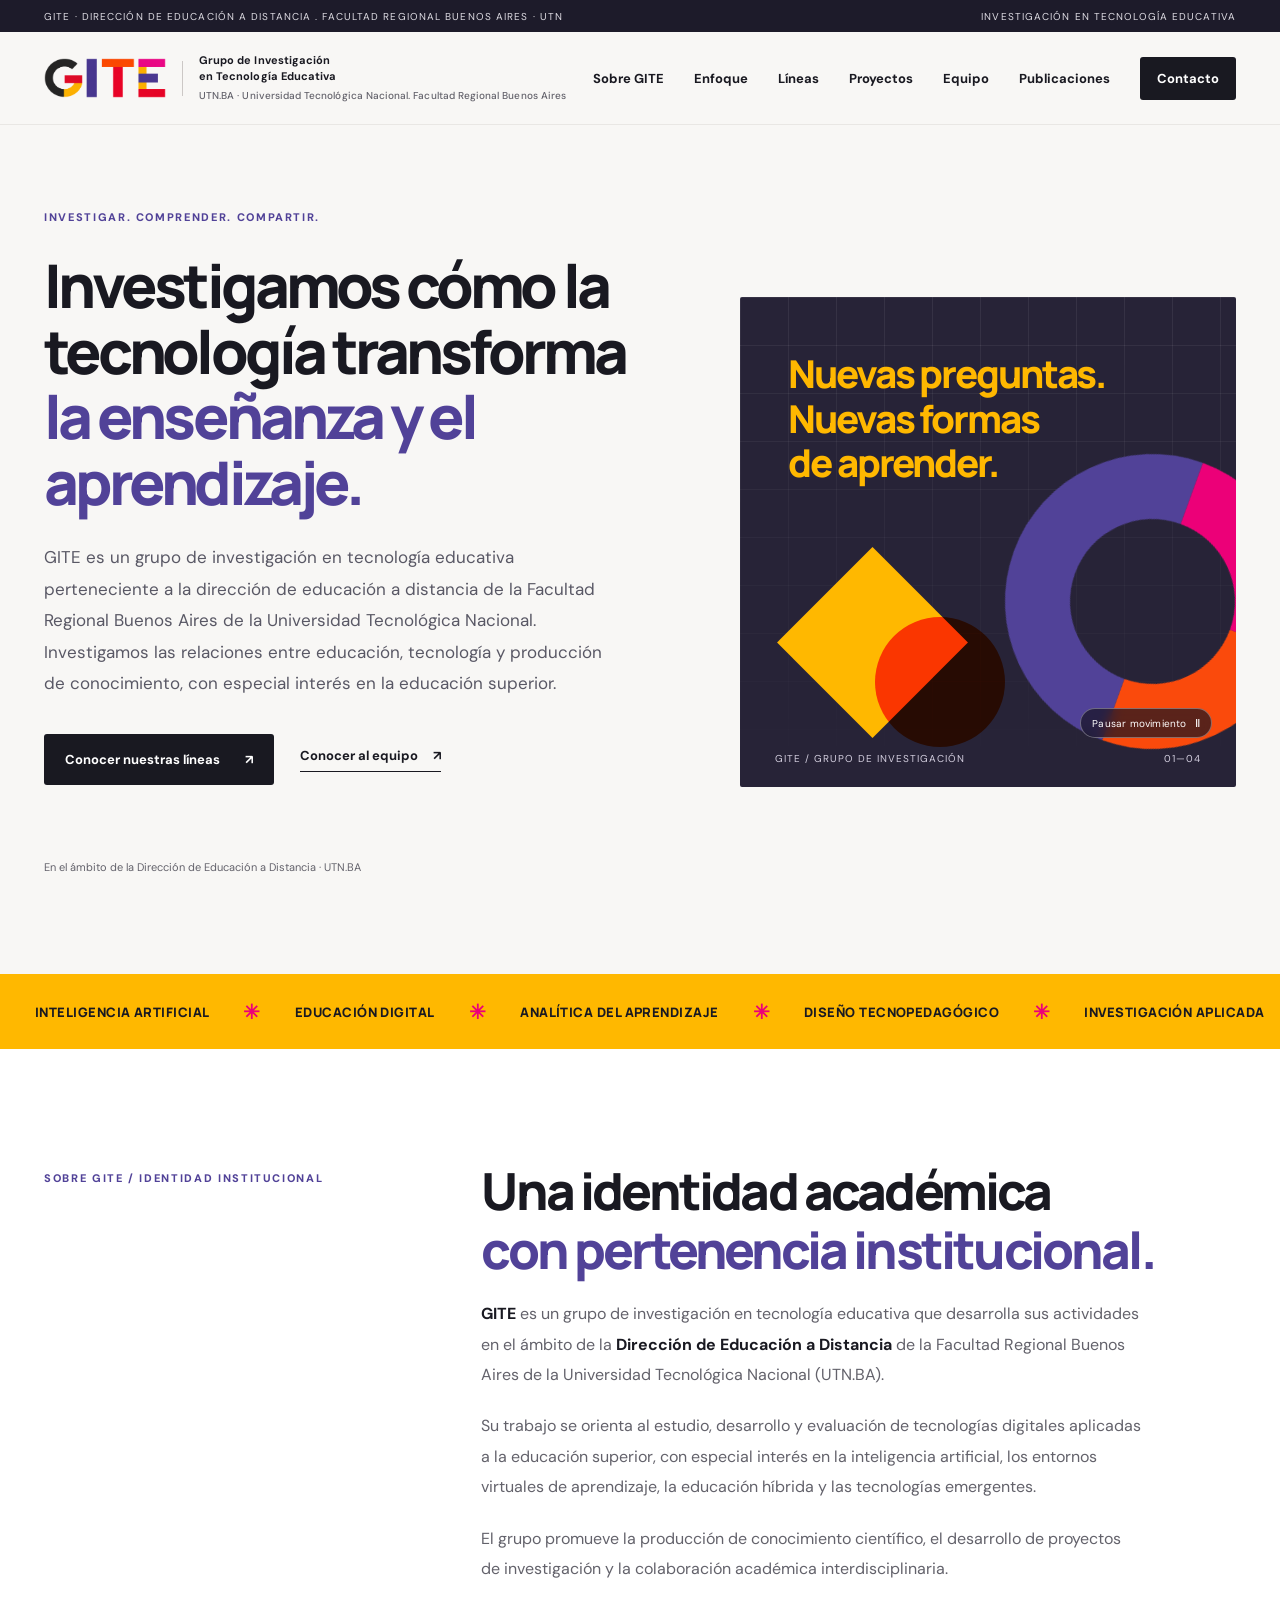
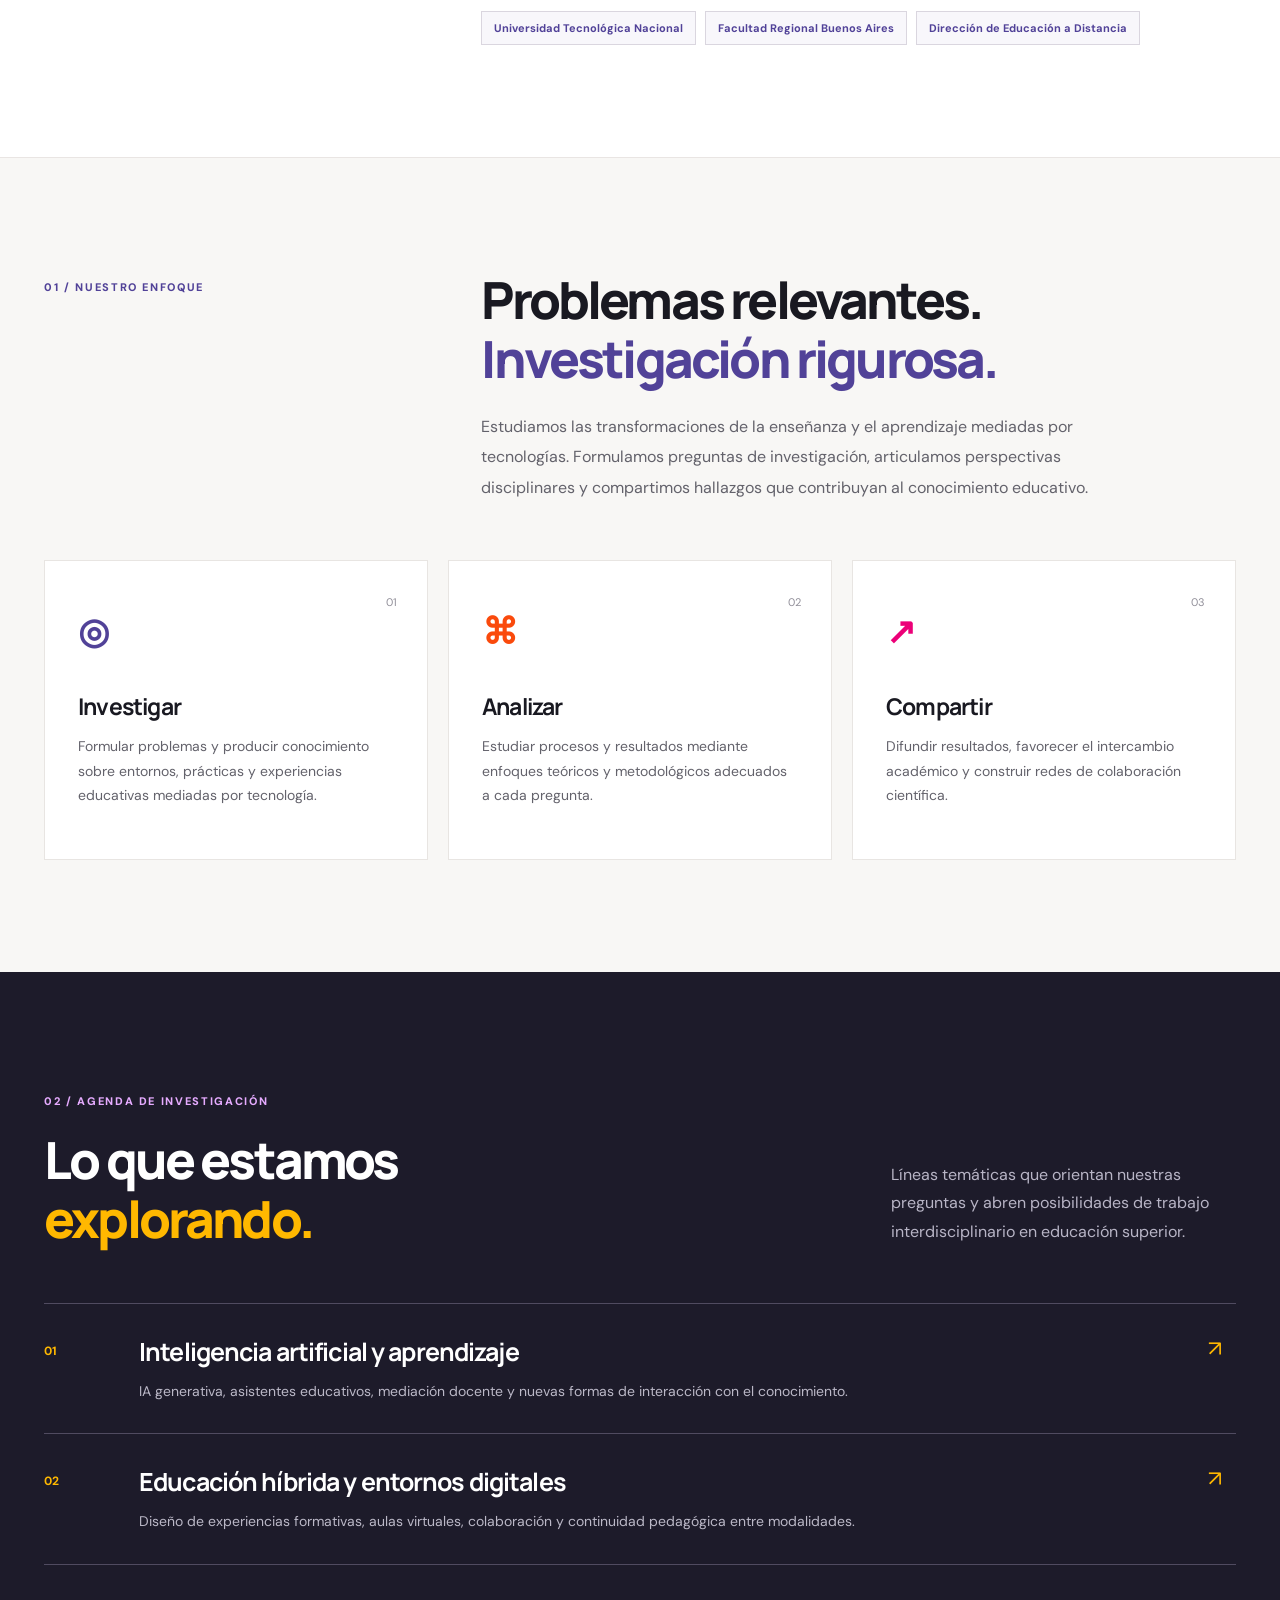
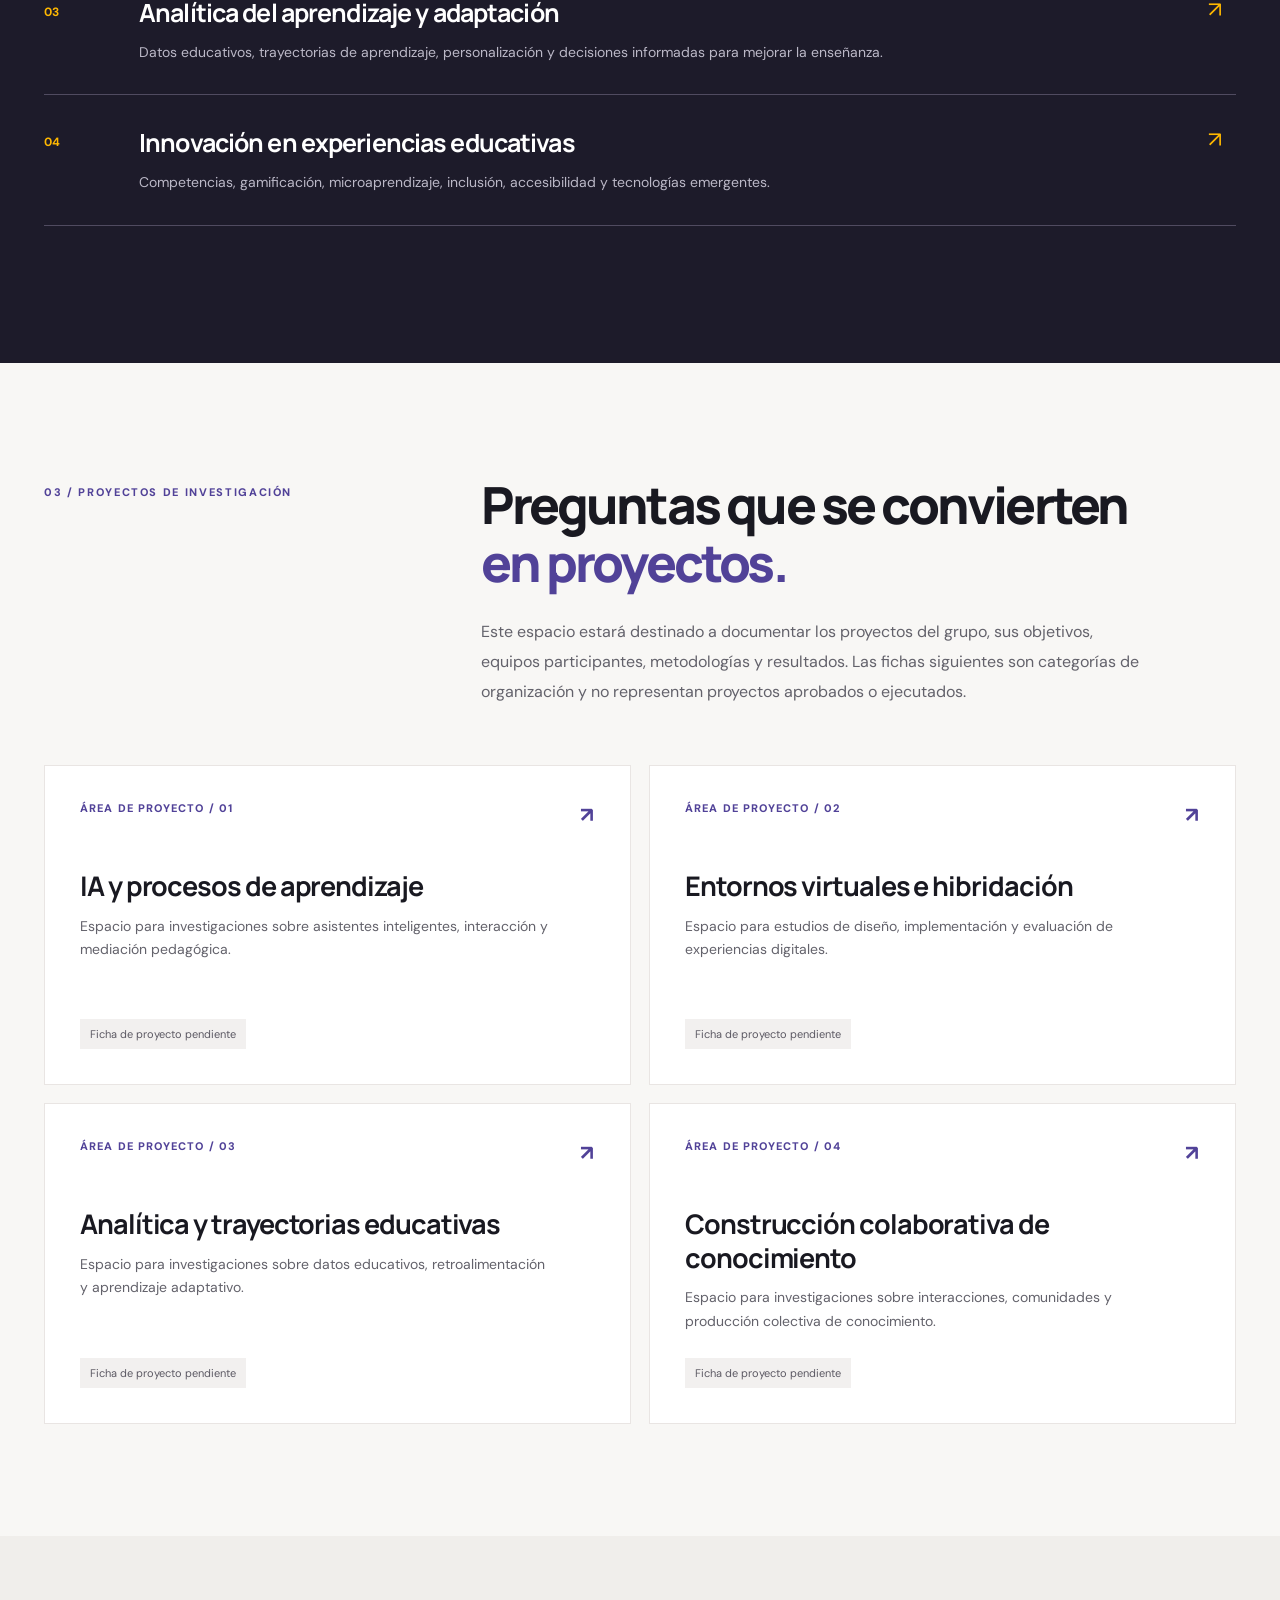
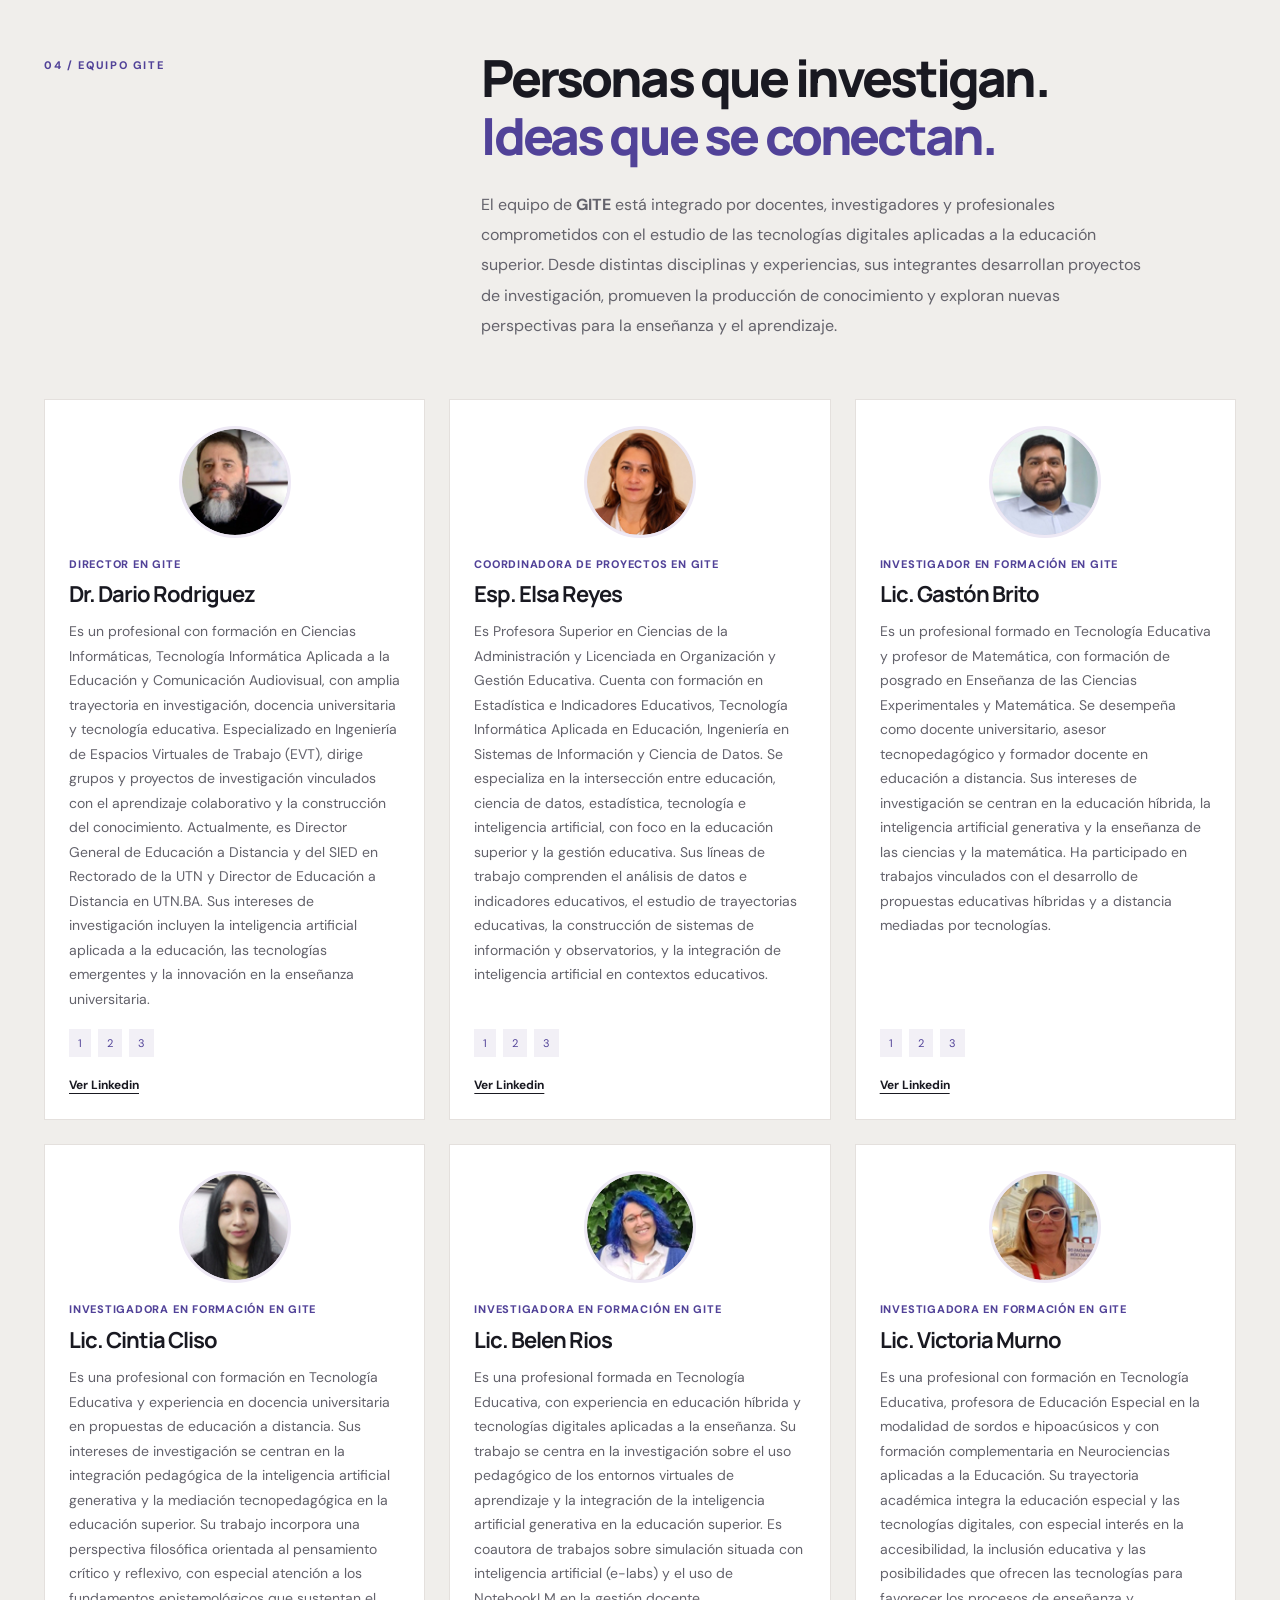
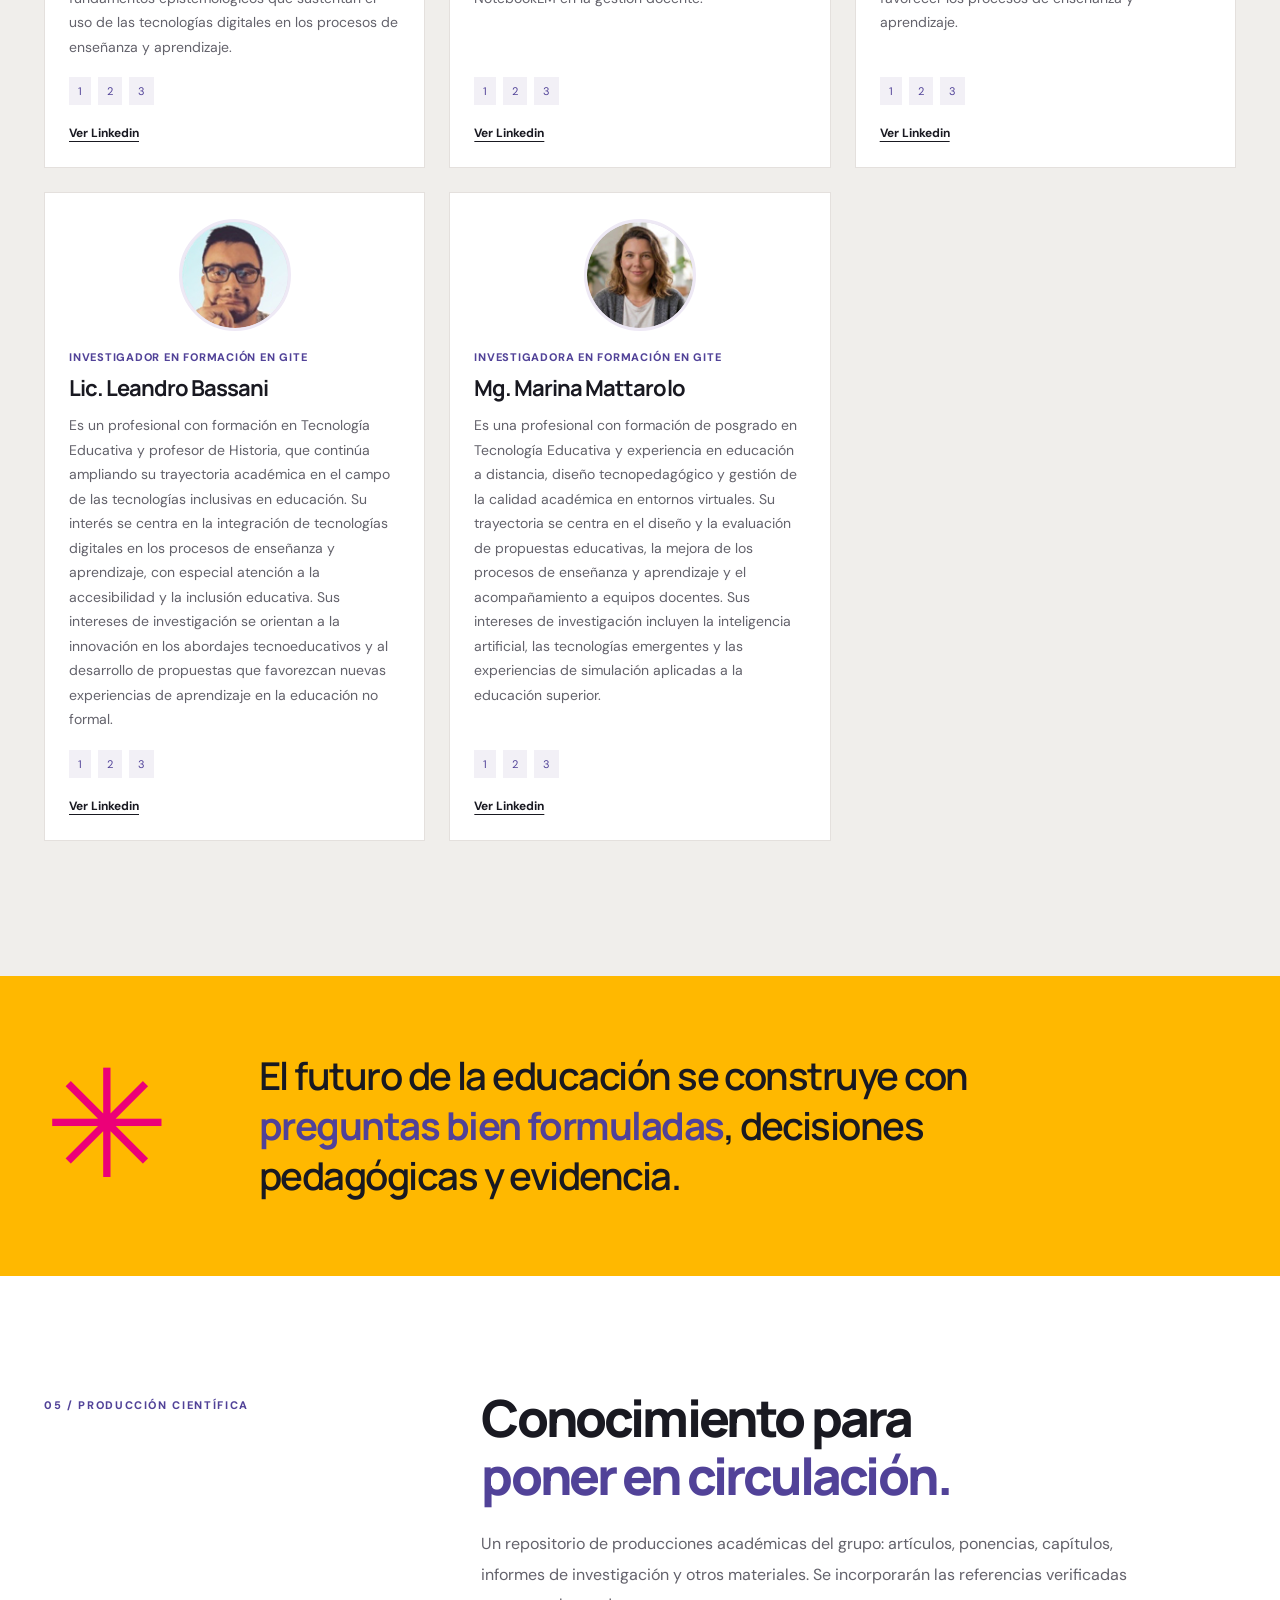
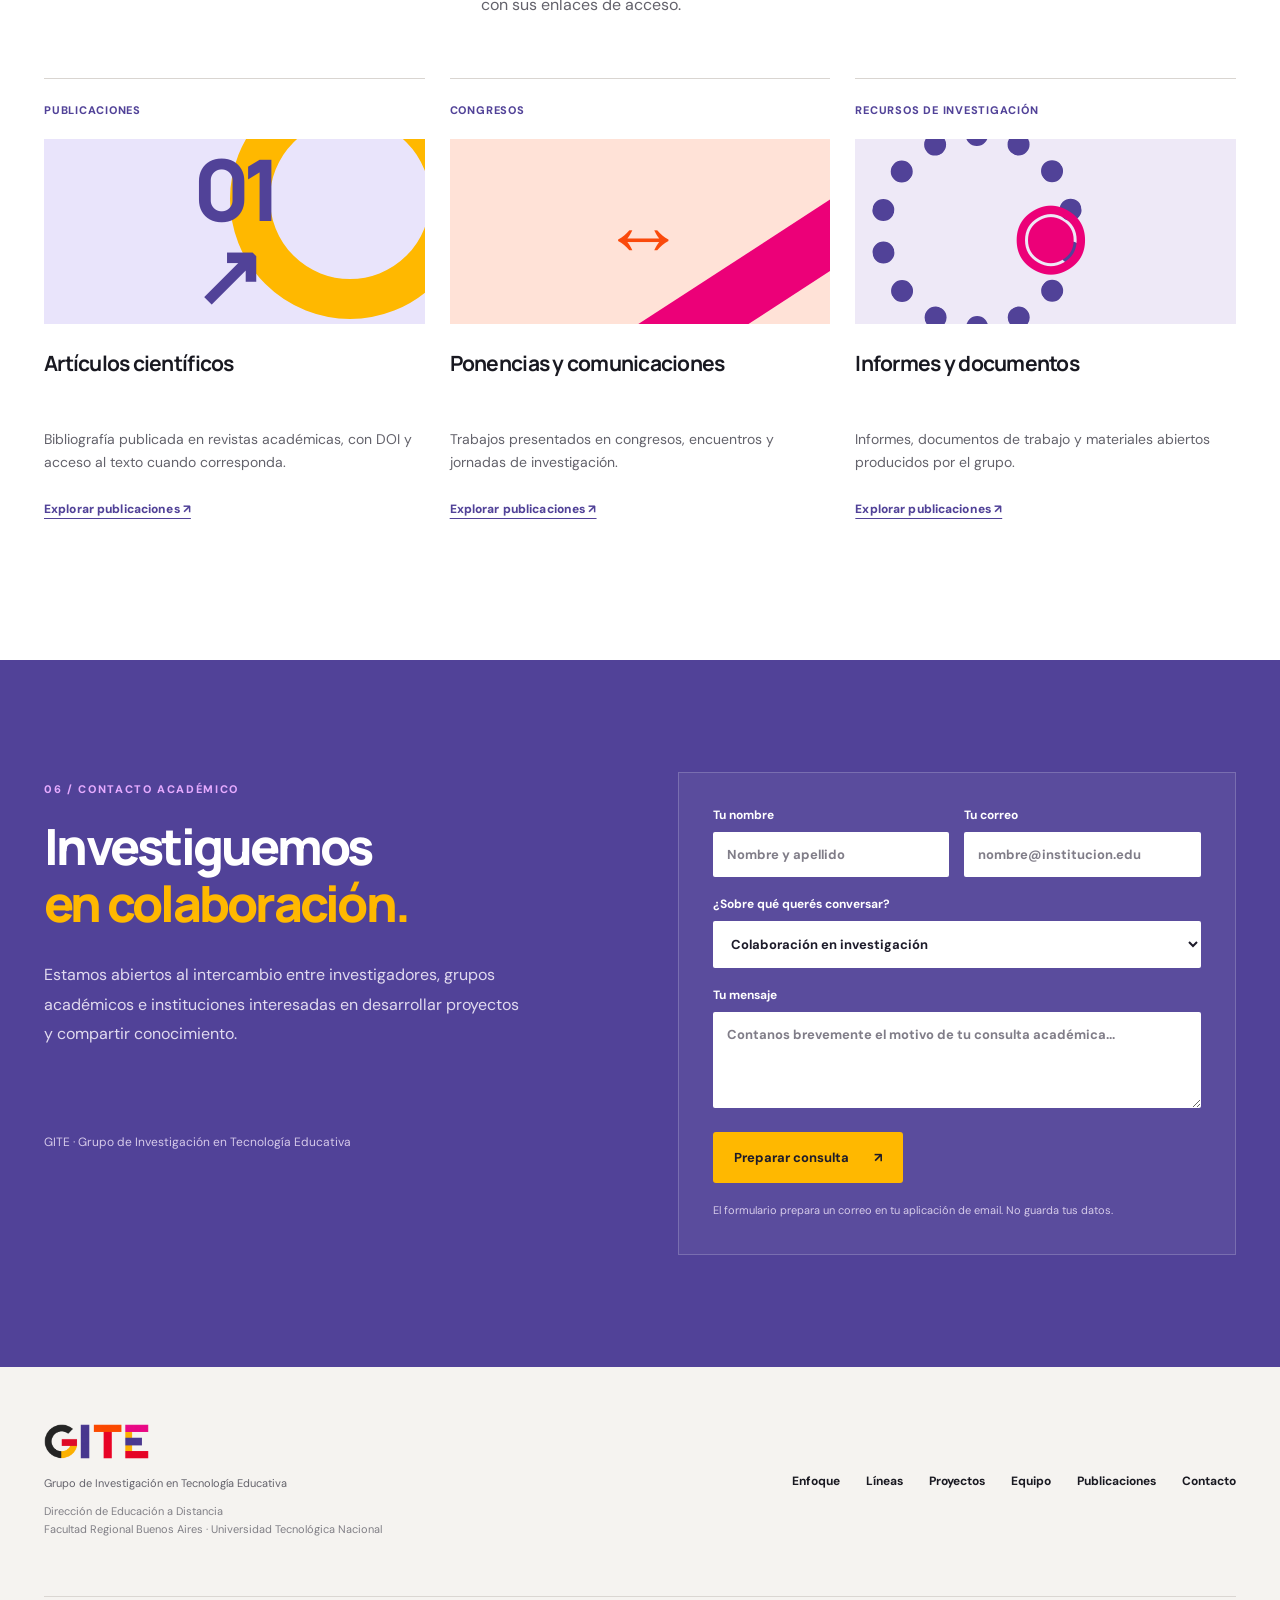
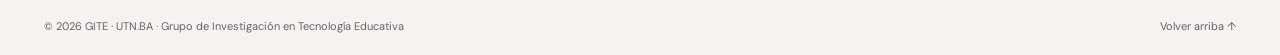
<file: index.html>
<!DOCTYPE html>

<html lang="es-AR">
<head>
<meta charset="utf-8"/>
<meta content="width=device-width,initial-scale=1" name="viewport"/>
<meta content="#f8f7f5" name="theme-color"/>
<meta content="GITE, grupo de investigación en tecnología educativa de la Dirección de Educación a Distancia de la Facultad Regional Buenos Aires de la Universidad Tecnológica Nacional (UTN.BA)." name="description"/>
<meta content="website" property="og:type"/>
<meta content="GITE — Grupo de Investigación en Tecnología Educativa" property="og:title"/>
<meta content="Grupo de investigación de UTN.BA: líneas de investigación, proyectos, publicaciones y equipo de GITE." property="og:description"/>
<title>GITE — Investigación y Tecnología Educativa</title>
<link href="assets/favicon.svg" rel="icon" type="image/svg+xml"/>
<link href="styles.css" rel="stylesheet"/>
<script defer="" src="config.js"></script>
<script defer="" src="equipo.js"></script>
<script defer="" src="script.js"></script>
</head>
<body>
<a class="skip" href="#contenido">Saltar al contenido</a>
  <div class="topline"><span>GITE · Dirección de Educación a Distancia . Facultad Regional Buenos Aires · UTN</span><span>Investigación en tecnología educativa</span></div>
<header class="site-header" id="inicio">
<div class="container nav-bar">
<a aria-label="GITE, ir al inicio" class="brand" href="#inicio"><img alt="GITE" height="60" src="assets/gite-logo.png" title="Grupo de Investigación en Tecnología Educativa" width="170"/><span class="brand-divider"></span><span class="brand-caption">Grupo de Investigación<br/>en Tecnología Educativa<small>UTN.BA · Universidad Tecnológica Nacional. Facultad Regional Buenos Aires</small></span></a>
<button aria-controls="site-nav" aria-expanded="false" aria-label="Abrir menú" class="menu-toggle" type="button"><span></span><span></span><span></span></button>
<nav aria-label="Navegación principal" class="nav" id="site-nav"><a href="#sobre-gite">Sobre GITE</a><a href="#enfoque">Enfoque</a><a href="#investigacion">Líneas</a><a href="#proyectos">Proyectos</a><a href="#equipo">Equipo</a><a href="#publicaciones">Publicaciones</a><a class="nav-cta" href="#contacto">Contacto</a></nav>
</div>
</header>
<main id="contenido">
<section class="hero section-pad">
<div class="container hero-layout">
<div class="hero-content reveal">
<div class="eyebrow">INVESTIGAR. COMPRENDER. COMPARTIR.</div>
<h1>Investigamos cómo la tecnología transforma <em>la enseñanza y el aprendizaje.</em></h1>
<p class="hero-lead">GITE es un grupo de investigación en tecnología educativa perteneciente a la dirección de educación a distancia de la Facultad Regional Buenos Aires de la Universidad Tecnológica Nacional. Investigamos las relaciones entre educación, tecnología y producción de conocimiento, con especial interés en la educación superior.</p>
<div class="hero-actions"><a class="btn btn-dark" href="#investigacion">Conocer nuestras líneas <span aria-hidden="true">↗</span></a><a class="text-link" href="#equipo">Conocer al equipo <span aria-hidden="true">↗</span></a></div>
<div class="hero-bottom">En el ámbito de la Dirección de Educación a Distancia · UTN.BA</div>
</div>
<div aria-hidden="true" class="hero-visual reveal">
<div class="visual-grid"></div>
<div class="visual-title"><span class="visual-line">Nuevas preguntas.</span><span class="visual-line accent">Nuevas formas</span><span class="visual-line">de aprender.</span></div>
<div class="shape shape-one"></div><div class="shape shape-two"></div><div class="shape shape-three"></div>
<button type="button" class="motion-toggle" aria-pressed="false" aria-label="Pausar animación de las figuras">Pausar movimiento <span aria-hidden="true">Ⅱ</span></button><div class="visual-bottom"><span>GITE / GRUPO DE INVESTIGACIÓN</span><span>01—04</span></div>
</div>
</div>
</section>
<div aria-label="Áreas de trabajo" class="ticker"><div class="ticker-inner"><span>INTELIGENCIA ARTIFICIAL</span><i>✳</i><span>EDUCACIÓN DIGITAL</span><i>✳</i><span>ANALÍTICA DEL APRENDIZAJE</span><i>✳</i><span>DISEÑO TECNOPEDAGÓGICO</span><i>✳</i><span>INVESTIGACIÓN APLICADA</span></div></div><section aria-labelledby="sobre-gite-title" class="about-institution section-pad" id="sobre-gite"><div class="container"><div class="section-intro reveal"><div class="section-label">SOBRE GITE / IDENTIDAD INSTITUCIONAL</div><div><h2 id="sobre-gite-title">Una identidad académica<br/><span>con pertenencia institucional.</span></h2><p><strong>GITE</strong> es un grupo de investigación en tecnología educativa que desarrolla sus actividades en el ámbito de la <strong>Dirección de Educación a Distancia</strong> de la Facultad Regional Buenos Aires de la Universidad Tecnológica Nacional (UTN.BA).</p><p>Su trabajo se orienta al estudio, desarrollo y evaluación de tecnologías digitales aplicadas a la educación superior, con especial interés en la inteligencia artificial, los entornos virtuales de aprendizaje, la educación híbrida y las tecnologías emergentes.</p><p>El grupo promueve la producción de conocimiento científico, el desarrollo de proyectos de investigación y la colaboración académica interdisciplinaria.</p><div class="institution-tags"><span>Universidad Tecnológica Nacional</span><span>Facultad Regional Buenos Aires</span><span>Dirección de Educación a Distancia</span></div></div></div></div></section>
<section class="section-pad" id="enfoque"><div class="container"><div class="section-intro reveal"><div class="section-label">01 / NUESTRO ENFOQUE</div><div><h2>Problemas relevantes.<br/><span>Investigación rigurosa.</span></h2><p>Estudiamos las transformaciones de la enseñanza y el aprendizaje mediadas por tecnologías. Formulamos preguntas de investigación, articulamos perspectivas disciplinares y compartimos hallazgos que contribuyan al conocimiento educativo.</p></div></div><div class="principles"><article class="principle reveal"><span class="principle-no">01</span><div class="principle-icon purple">◎</div><h3>Investigar</h3><p>Formular problemas y producir conocimiento sobre entornos, prácticas y experiencias educativas mediadas por tecnología.</p></article><article class="principle reveal"><span class="principle-no">02</span><div class="principle-icon orange">⌘</div><h3>Analizar</h3><p>Estudiar procesos y resultados mediante enfoques teóricos y metodológicos adecuados a cada pregunta.</p></article><article class="principle reveal"><span class="principle-no">03</span><div class="principle-icon pink">↗</div><h3>Compartir</h3><p>Difundir resultados, favorecer el intercambio académico y construir redes de colaboración científica.</p></article></div></div></section>
<section class="research section-pad" id="investigacion"><div class="container"><div class="research-top reveal"><div><div class="section-label light">02 / AGENDA DE INVESTIGACIÓN</div><h2>Lo que estamos<br/><em>explorando.</em></h2></div><p>Líneas temáticas que orientan nuestras preguntas y abren posibilidades de trabajo interdisciplinario en educación superior.</p></div><div class="research-list"><article class="research-item reveal"><span class="research-index">01</span><div><h3>Inteligencia artificial y aprendizaje</h3><p>IA generativa, asistentes educativos, mediación docente y nuevas formas de interacción con el conocimiento.</p></div><span class="research-mark">↗</span></article><article class="research-item reveal"><span class="research-index">02</span><div><h3>Educación híbrida y entornos digitales</h3><p>Diseño de experiencias formativas, aulas virtuales, colaboración y continuidad pedagógica entre modalidades.</p></div><span class="research-mark">↗</span></article><article class="research-item reveal"><span class="research-index">03</span><div><h3>Analítica del aprendizaje y adaptación</h3><p>Datos educativos, trayectorias de aprendizaje, personalización y decisiones informadas para mejorar la enseñanza.</p></div><span class="research-mark">↗</span></article><article class="research-item reveal"><span class="research-index">04</span><div><h3>Innovación en experiencias educativas</h3><p>Competencias, gamificación, microaprendizaje, inclusión, accesibilidad y tecnologías emergentes.</p></div><span class="research-mark">↗</span></article></div><p class="research-note"></p></div></section>
<section class="section-pad" id="proyectos"><div class="container"><div class="section-intro reveal"><div class="section-label">03 / PROYECTOS DE INVESTIGACIÓN</div><div><h2>Preguntas que se convierten<br/><span>en proyectos.</span></h2><p>Este espacio estará destinado a documentar los proyectos del grupo, sus objetivos, equipos participantes, metodologías y resultados. Las fichas siguientes son categorías de organización y no representan proyectos aprobados o ejecutados.</p></div></div><div class="services"><article class="service-card reveal"><div class="service-top"><span>ÁREA DE PROYECTO / 01</span><span>↗</span></div><h3>IA y procesos de aprendizaje</h3><p>Espacio para investigaciones sobre asistentes inteligentes, interacción y mediación pedagógica.</p><div class="tag-list"><span>Ficha de proyecto pendiente</span></div></article><article class="service-card reveal"><div class="service-top"><span>ÁREA DE PROYECTO / 02</span><span>↗</span></div><h3>Entornos virtuales e hibridación</h3><p>Espacio para estudios de diseño, implementación y evaluación de experiencias digitales.</p><div class="tag-list"><span>Ficha de proyecto pendiente</span></div></article><article class="service-card reveal"><div class="service-top"><span>ÁREA DE PROYECTO / 03</span><span>↗</span></div><h3>Analítica y trayectorias educativas</h3><p>Espacio para investigaciones sobre datos educativos, retroalimentación y aprendizaje adaptativo.</p><div class="tag-list"><span>Ficha de proyecto pendiente</span></div></article><article class="service-card reveal"><div class="service-top"><span>ÁREA DE PROYECTO / 04</span><span>↗</span></div><h3>Construcción colaborativa de conocimiento</h3><p>Espacio para investigaciones sobre interacciones, comunidades y producción colectiva de conocimiento.</p><div class="tag-list"><span>Ficha de proyecto pendiente</span></div></article></div></div></section>
<section aria-labelledby="equipo-title" class="team section-pad" id="equipo">
<div class="container">
<div class="section-intro reveal"><div class="section-label">04 / EQUIPO GITE</div><div><h2 id="equipo-title">Personas que investigan.<br/><span>Ideas que se conectan.</span></h2><p>El equipo de <strong>GITE</strong> está integrado por docentes, investigadores y profesionales comprometidos con el estudio de las tecnologías digitales aplicadas a la educación superior. Desde distintas disciplinas y experiencias, sus integrantes desarrollan proyectos de investigación, promueven la producción de conocimiento y exploran nuevas perspectivas para la enseñanza y el aprendizaje.</p></div></div>
<div aria-live="polite" class="team-grid" id="team-grid"></div>
<p class="team-footnote"></p>
</div>
</section>
<section class="manifesto"><div class="container manifesto-layout"><div aria-hidden="true" class="manifesto-symbol">✳</div><p>El futuro de la educación se construye con <strong>preguntas bien formuladas</strong>, decisiones pedagógicas y evidencia.</p></div></section>
<section class="section-pad perspectives" id="publicaciones"><div class="container"><div class="section-intro reveal"><div class="section-label">05 / PRODUCCIÓN CIENTÍFICA</div><div><h2>Conocimiento para<br/><span>poner en circulación.</span></h2><p>Un repositorio de producciones académicas del grupo: artículos, ponencias, capítulos, informes de investigación y otros materiales. Se incorporarán las referencias verificadas con sus enlaces de acceso.</p></div></div><div class="insight-grid"><article class="insight-card reveal"><span class="insight-category">PUBLICACIONES</span><div aria-hidden="true" class="insight-art art-1"><span>01<br/>↗</span></div><a aria-label="Explorar Artículos científicos" class="publication-card-link" href="articulos-cientificos.html"><h3>Artículos científicos</h3></a><p>Bibliografía publicada en revistas académicas, con DOI y acceso al texto cuando corresponda.</p><a class="publication-card-cta" href="articulos-cientificos.html">Explorar publicaciones ↗</a></article><article class="insight-card reveal"><span class="insight-category">CONGRESOS</span><div aria-hidden="true" class="insight-art art-2"><span>↔</span></div><a aria-label="Explorar Ponencias y comunicaciones" class="publication-card-link" href="ponencias-comunicaciones.html"><h3>Ponencias y comunicaciones</h3></a><p>Trabajos presentados en congresos, encuentros y jornadas de investigación.</p><a class="publication-card-cta" href="ponencias-comunicaciones.html">Explorar publicaciones ↗</a></article><article class="insight-card reveal"><span class="insight-category">RECURSOS DE INVESTIGACIÓN</span><div aria-hidden="true" class="insight-art art-3"><span>◉</span></div><a aria-label="Explorar Informes y documentos" class="publication-card-link" href="informes-documentos.html"><h3>Informes y documentos</h3></a><p>Informes, documentos de trabajo y materiales abiertos producidos por el grupo.</p><a class="publication-card-cta" href="informes-documentos.html">Explorar publicaciones ↗</a></article></div><p class="editor-note"></p></div></section>
<section class="contact section-pad" id="contacto"><div class="container contact-layout"><div class="reveal"><div class="section-label light">06 / CONTACTO ACADÉMICO</div><h2>Investiguemos<br/><em>en colaboración.</em></h2><p>Estamos abiertos al intercambio entre investigadores, grupos académicos e instituciones interesadas en desarrollar proyectos y compartir conocimiento.</p><div class="contact-mini">GITE · Grupo de Investigación en Tecnología Educativa</div></div><form class="contact-form reveal" id="contact-form"><div class="form-row"><label>Tu nombre<input autocomplete="name" name="nombre" placeholder="Nombre y apellido" required="" type="text"/></label><label>Tu correo<input autocomplete="email" name="email" placeholder="nombre@institucion.edu" required="" type="email"/></label></div><label>¿Sobre qué querés conversar?<select name="tema"><option>Colaboración en investigación</option><option>Proyecto interinstitucional</option><option>Publicaciones y congresos</option><option>Participación académica</option><option>Otra consulta</option></select></label><label>Tu mensaje<textarea name="mensaje" placeholder="Contanos brevemente el motivo de tu consulta académica..." required="" rows="4"></textarea></label><button class="btn btn-light" type="submit">Preparar consulta <span aria-hidden="true">↗</span></button><p aria-live="polite" class="form-hint" id="form-status" role="status">El formulario prepara un correo en tu aplicación de email. No guarda tus datos.</p></form></div></section>
</main>
<footer class="footer"><div class="container footer-main"><div class="footer-brand"><img alt="GITE" height="50" src="assets/gite-logo.png" width="136"/><p>Grupo de Investigación en Tecnología Educativa</p><p class="footer-institution">Dirección de Educación a Distancia<br/>Facultad Regional Buenos Aires · Universidad Tecnológica Nacional</p></div><div class="footer-links"><a href="#enfoque">Enfoque</a><a href="#investigacion">Líneas</a><a href="#proyectos">Proyectos</a><a href="#equipo">Equipo</a><a href="#publicaciones">Publicaciones</a><a href="#contacto">Contacto</a></div></div><div class="container footer-bottom"><span>© <span id="year"></span> GITE · UTN.BA · Grupo de Investigación en Tecnología Educativa</span><a href="#inicio">Volver arriba ↑</a></div></footer>
</body>
</html>
</file>
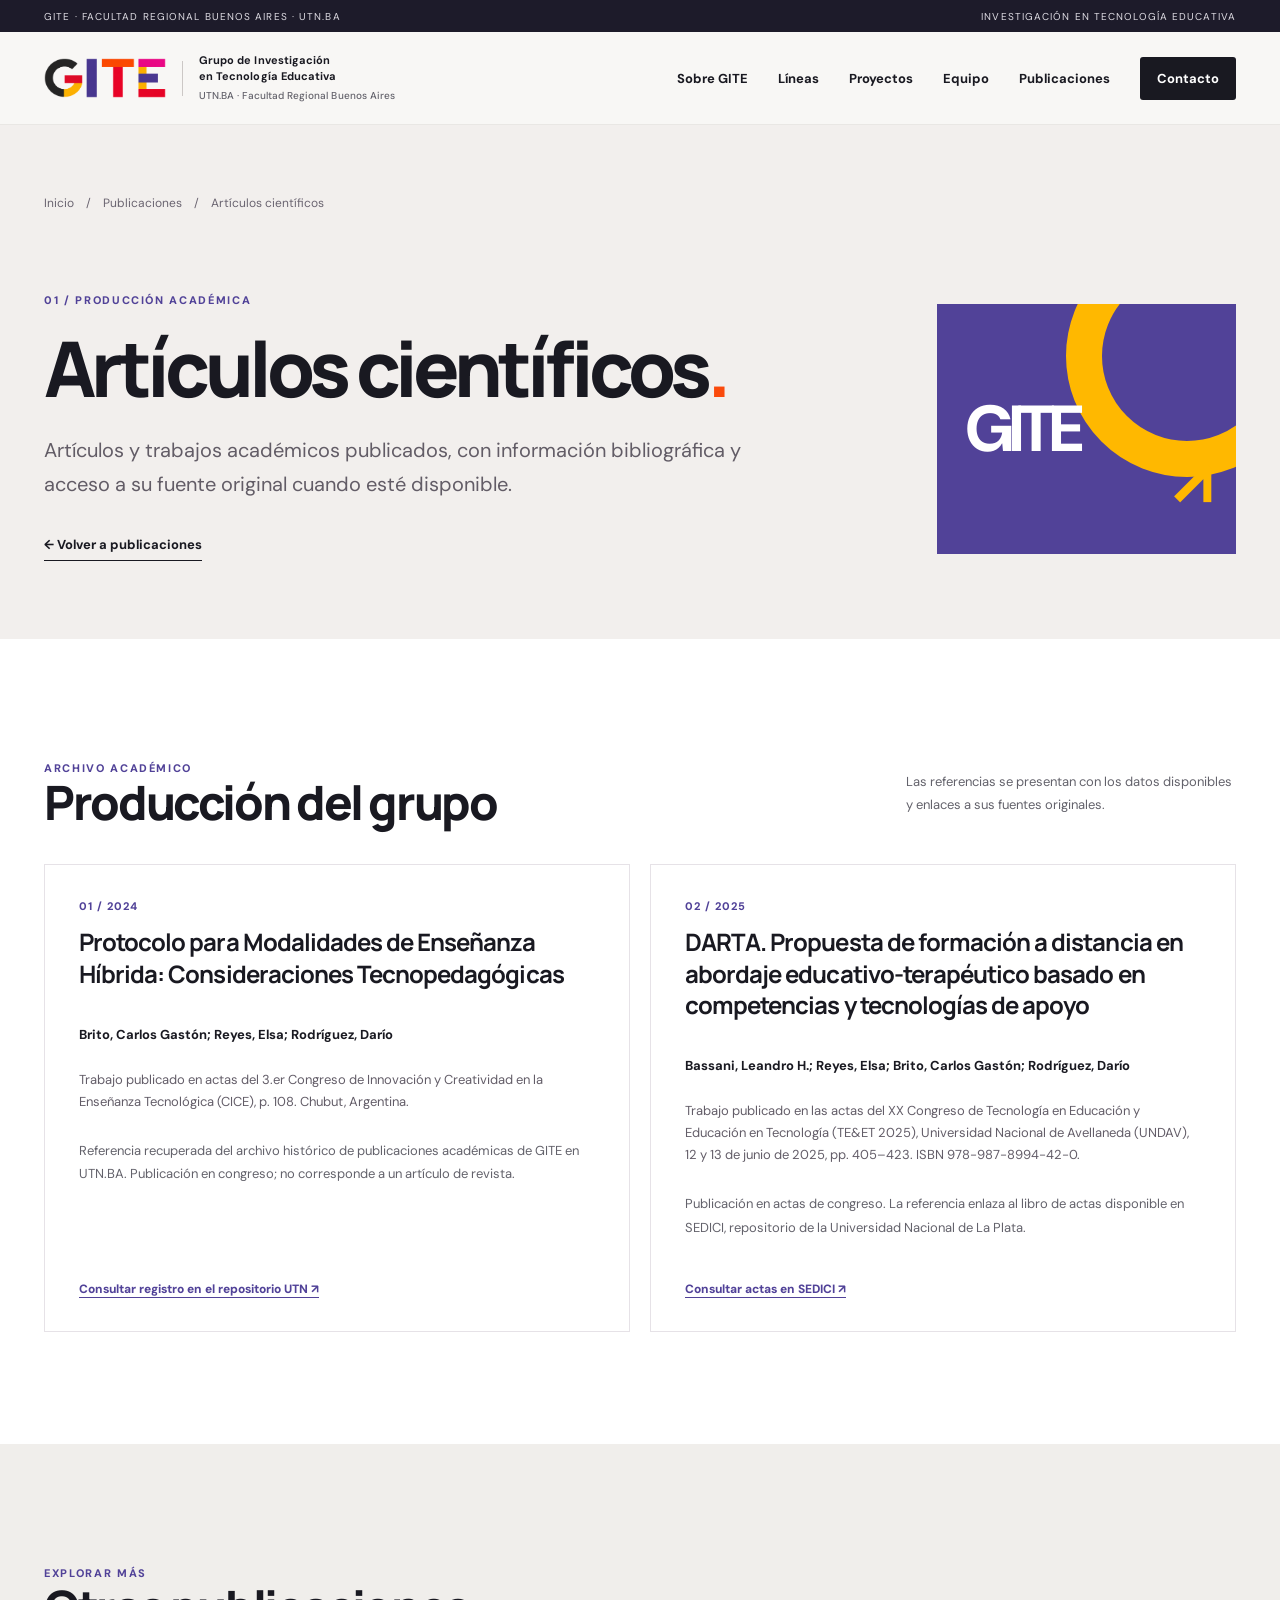
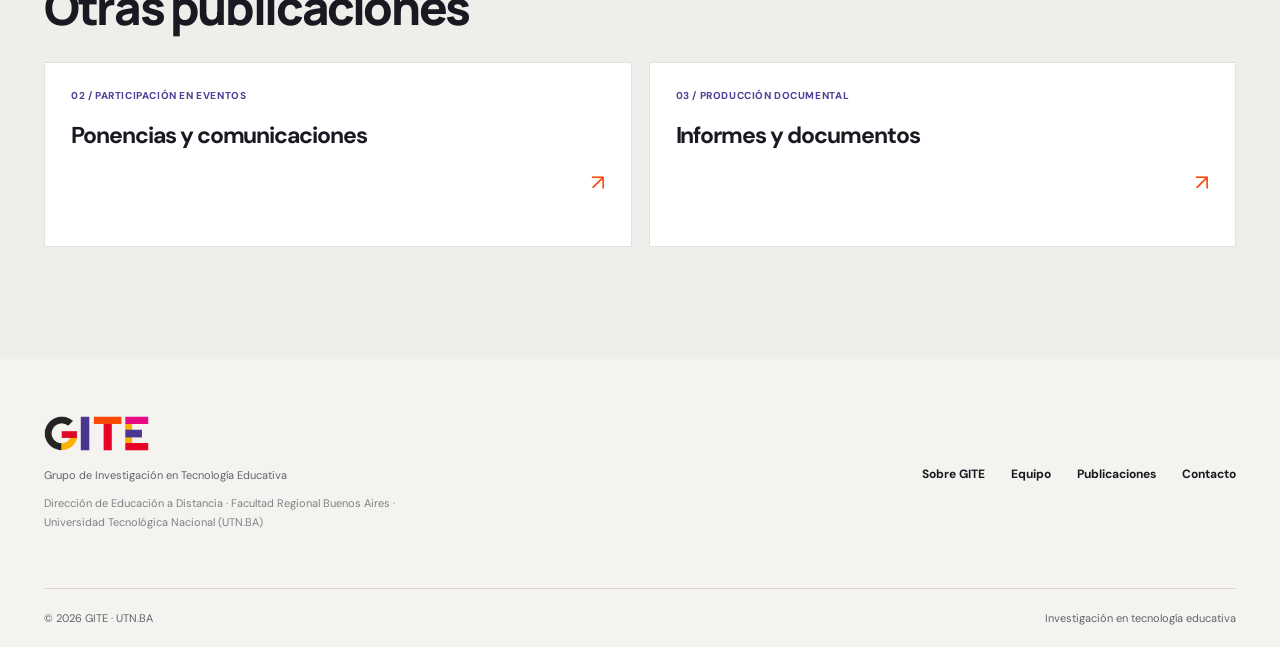
<file: articulos-cientificos.html>
<!doctype html>
<html lang="es-AR">
<head>
<meta charset="utf-8"><meta name="viewport" content="width=device-width, initial-scale=1">
<meta name="theme-color" content="#f8f7f5">
<meta name="description" content="Artículos y trabajos académicos publicados, con información bibliográfica y acceso a su fuente original cuando esté disponible.">
<title>Artículos científicos | GITE — UTN.BA</title>
<link rel="icon" href="assets/favicon.svg" type="image/svg+xml">
<link rel="stylesheet" href="styles.css">
<script defer src="publicaciones.js"></script>
<script defer src="script.js"></script>
</head>
<body>
<a class="skip" href="#contenido">Saltar al contenido</a>
<div class="topline"><span>GITE · Facultad Regional Buenos Aires · UTN.BA</span><span>Investigación en tecnología educativa</span></div>
<header class="site-header" id="inicio"><div class="container nav-bar">
<a class="brand" href="index.html" aria-label="GITE, volver al inicio"><img src="assets/gite-logo.png" alt="GITE" width="170" height="60"><span class="brand-divider"></span><span class="brand-caption">Grupo de Investigación<br>en Tecnología Educativa<small>UTN.BA · Facultad Regional Buenos Aires</small></span></a>
<button class="menu-toggle" type="button" aria-controls="site-nav" aria-expanded="false" aria-label="Abrir menú"><span></span><span></span><span></span></button>
<nav class="nav" id="site-nav" aria-label="Navegación principal"><a href="index.html#sobre-gite">Sobre GITE</a><a href="index.html#investigacion">Líneas</a><a href="index.html#proyectos">Proyectos</a><a href="index.html#equipo">Equipo</a><a href="index.html#publicaciones" aria-current="page">Publicaciones</a><a class="nav-cta" href="index.html#contacto">Contacto</a></nav>
</div></header>
<main id="contenido">
<section class="pub-hero section-pad"><div class="container">
<div class="pub-breadcrumb"><a href="index.html">Inicio</a><span aria-hidden="true">/</span><a href="index.html#publicaciones">Publicaciones</a><span aria-hidden="true">/</span><span>Artículos científicos</span></div>
<div class="pub-hero-layout"><div><div class="section-label">01 / PRODUCCIÓN ACADÉMICA</div><h1>Artículos científicos<span class="pub-accent">.</span></h1><p class="pub-lead">Artículos y trabajos académicos publicados, con información bibliográfica y acceso a su fuente original cuando esté disponible.</p><a class="text-link" href="index.html#publicaciones">← Volver a publicaciones</a></div><div class="pub-hero-graphic" aria-hidden="true"><span>GITE</span><span>↗</span></div></div>
</div></section>
<section class="pub-content section-pad" aria-labelledby="pub-results-title"><div class="container">
<div class="pub-content-heading"><div><div class="section-label">ARCHIVO ACADÉMICO</div><h2 id="pub-results-title">Producción del grupo</h2></div><p>Las referencias se presentan con los datos disponibles y enlaces a sus fuentes originales.</p></div>
<div class="pub-record-grid" id="publication-list" data-category="articulos" data-empty="Todavía no se cargaron referencias en este apartado." aria-live="polite"></div>
</div></section>
<section class="pub-other section-pad"><div class="container"><div class="section-label">EXPLORAR MÁS</div><h2>Otras publicaciones</h2><div class="pub-other-grid"><a class="pub-other-card" href="ponencias-comunicaciones.html"><span>02 / PARTICIPACIÓN EN EVENTOS</span><strong>Ponencias y comunicaciones</strong><span aria-hidden="true">↗</span></a><a class="pub-other-card" href="informes-documentos.html"><span>03 / PRODUCCIÓN DOCUMENTAL</span><strong>Informes y documentos</strong><span aria-hidden="true">↗</span></a></div></div></section>
</main>
<footer class="footer"><div class="container"><div class="footer-main"><div class="footer-brand"><a href="index.html"><img src="assets/gite-logo.png" alt="GITE" width="105"></a><p>Grupo de Investigación en Tecnología Educativa</p><p class="footer-institution">Dirección de Educación a Distancia · Facultad Regional Buenos Aires · Universidad Tecnológica Nacional (UTN.BA)</p></div><div class="footer-links"><a href="index.html#sobre-gite">Sobre GITE</a><a href="index.html#equipo">Equipo</a><a href="index.html#publicaciones">Publicaciones</a><a href="index.html#contacto">Contacto</a></div></div><div class="footer-bottom"><span>© <span id="year"></span> GITE · UTN.BA</span><span>Investigación en tecnología educativa</span></div></div></footer>
</body></html>
</file>
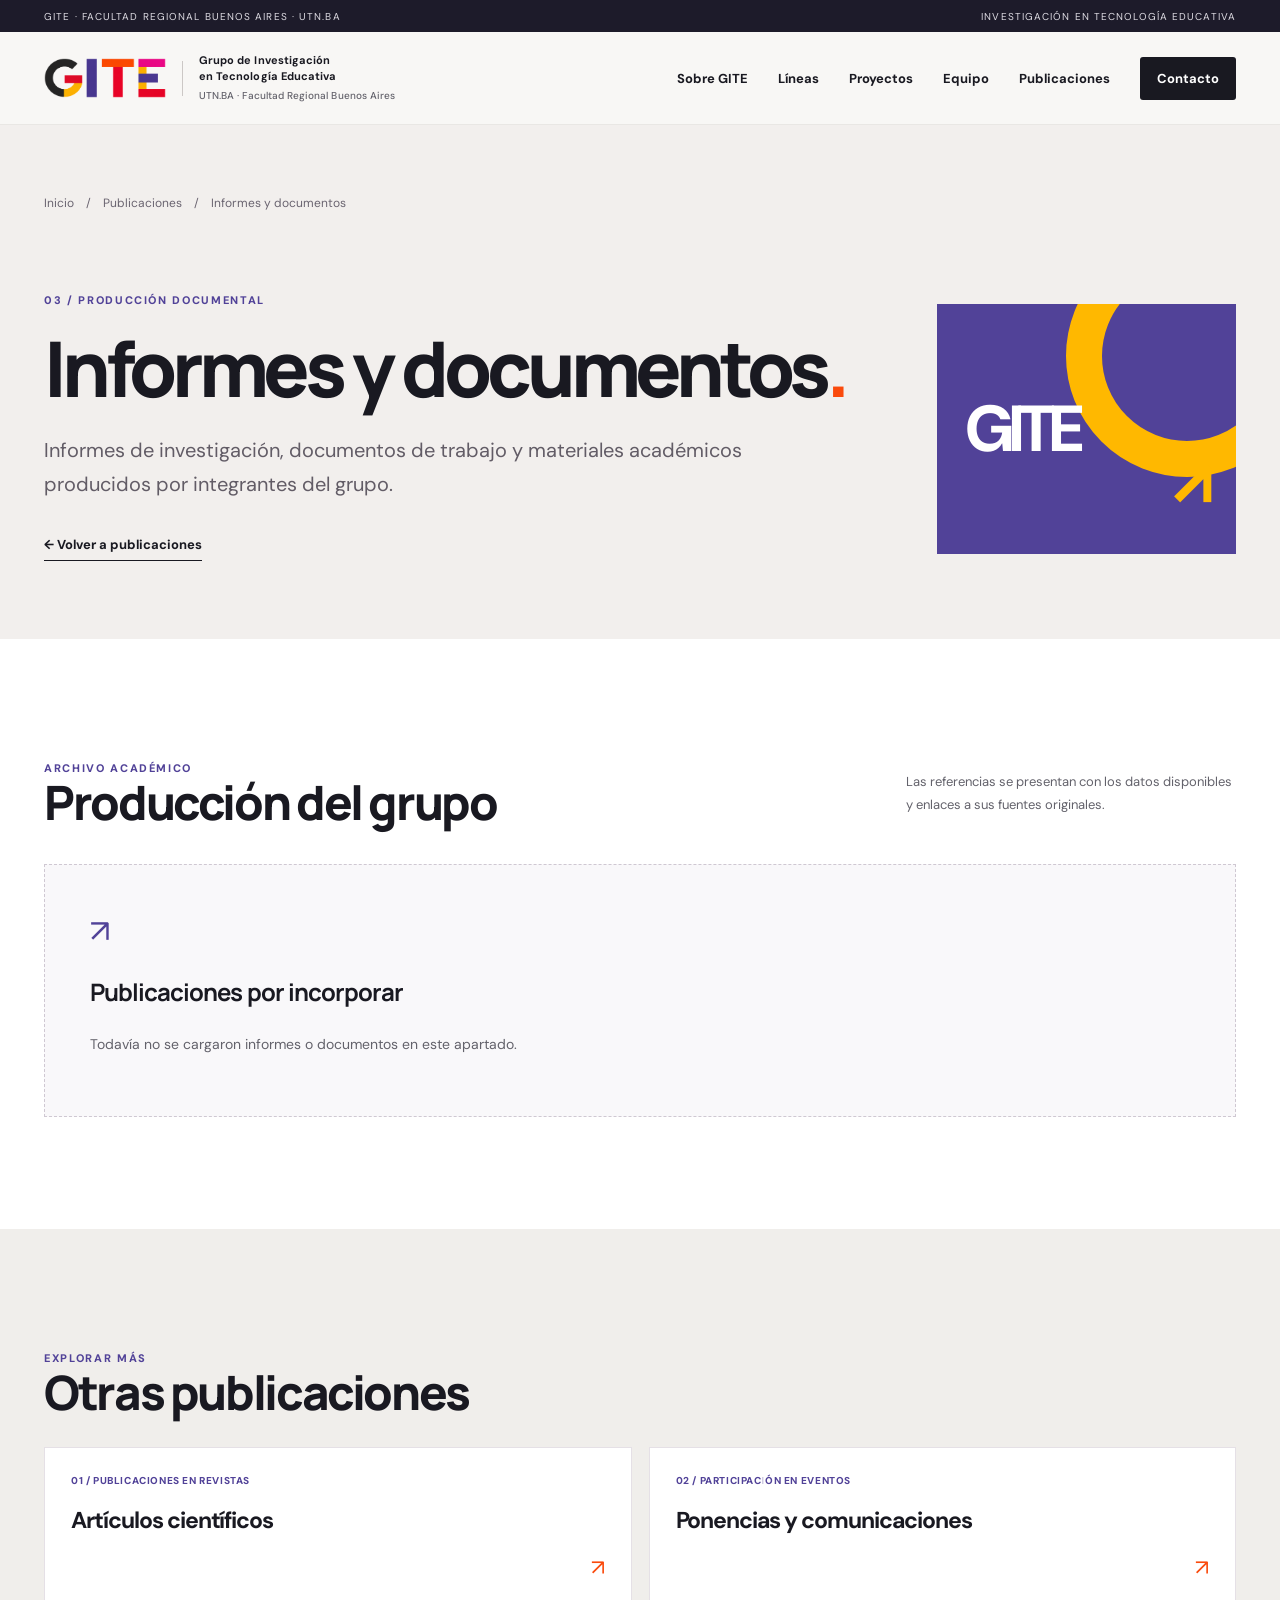
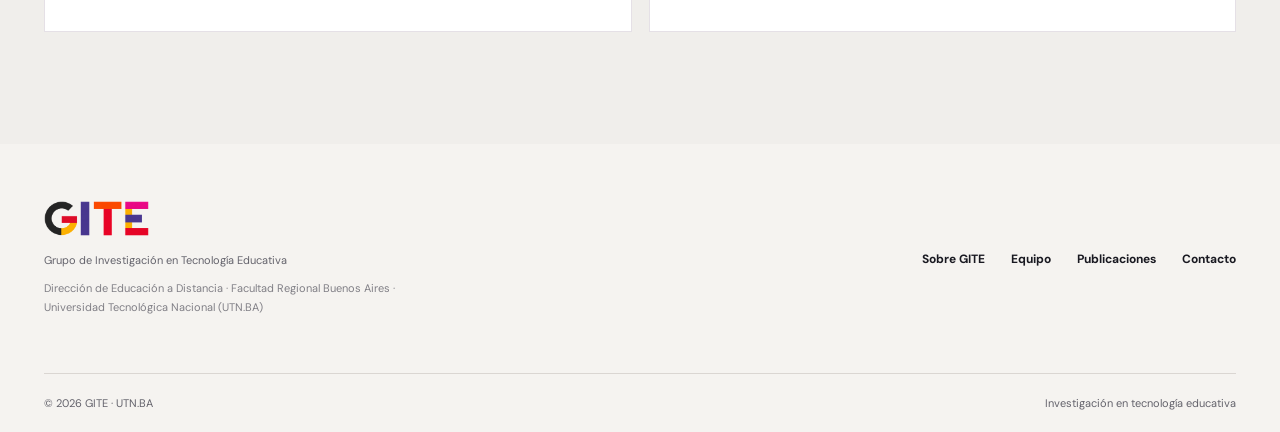
<file: informes-documentos.html>
<!doctype html>
<html lang="es-AR">
<head>
<meta charset="utf-8"><meta name="viewport" content="width=device-width, initial-scale=1">
<meta name="theme-color" content="#f8f7f5">
<meta name="description" content="Informes de investigación, documentos de trabajo y materiales académicos producidos por integrantes del grupo.">
<title>Informes y documentos | GITE — UTN.BA</title>
<link rel="icon" href="assets/favicon.svg" type="image/svg+xml">
<link rel="stylesheet" href="styles.css">
<script defer src="publicaciones.js"></script>
<script defer src="script.js"></script>
</head>
<body>
<a class="skip" href="#contenido">Saltar al contenido</a>
<div class="topline"><span>GITE · Facultad Regional Buenos Aires · UTN.BA</span><span>Investigación en tecnología educativa</span></div>
<header class="site-header" id="inicio"><div class="container nav-bar">
<a class="brand" href="index.html" aria-label="GITE, volver al inicio"><img src="assets/gite-logo.png" alt="GITE" width="170" height="60"><span class="brand-divider"></span><span class="brand-caption">Grupo de Investigación<br>en Tecnología Educativa<small>UTN.BA · Facultad Regional Buenos Aires</small></span></a>
<button class="menu-toggle" type="button" aria-controls="site-nav" aria-expanded="false" aria-label="Abrir menú"><span></span><span></span><span></span></button>
<nav class="nav" id="site-nav" aria-label="Navegación principal"><a href="index.html#sobre-gite">Sobre GITE</a><a href="index.html#investigacion">Líneas</a><a href="index.html#proyectos">Proyectos</a><a href="index.html#equipo">Equipo</a><a href="index.html#publicaciones" aria-current="page">Publicaciones</a><a class="nav-cta" href="index.html#contacto">Contacto</a></nav>
</div></header>
<main id="contenido">
<section class="pub-hero section-pad"><div class="container">
<div class="pub-breadcrumb"><a href="index.html">Inicio</a><span aria-hidden="true">/</span><a href="index.html#publicaciones">Publicaciones</a><span aria-hidden="true">/</span><span>Informes y documentos</span></div>
<div class="pub-hero-layout"><div><div class="section-label">03 / PRODUCCIÓN DOCUMENTAL</div><h1>Informes y documentos<span class="pub-accent">.</span></h1><p class="pub-lead">Informes de investigación, documentos de trabajo y materiales académicos producidos por integrantes del grupo.</p><a class="text-link" href="index.html#publicaciones">← Volver a publicaciones</a></div><div class="pub-hero-graphic" aria-hidden="true"><span>GITE</span><span>↗</span></div></div>
</div></section>
<section class="pub-content section-pad" aria-labelledby="pub-results-title"><div class="container">
<div class="pub-content-heading"><div><div class="section-label">ARCHIVO ACADÉMICO</div><h2 id="pub-results-title">Producción del grupo</h2></div><p>Las referencias se presentan con los datos disponibles y enlaces a sus fuentes originales.</p></div>
<div class="pub-record-grid" id="publication-list" data-category="informes" data-empty="Todavía no se cargaron informes o documentos en este apartado." aria-live="polite"></div>
</div></section>
<section class="pub-other section-pad"><div class="container"><div class="section-label">EXPLORAR MÁS</div><h2>Otras publicaciones</h2><div class="pub-other-grid"><a class="pub-other-card" href="articulos-cientificos.html"><span>01 / PUBLICACIONES EN REVISTAS</span><strong>Artículos científicos</strong><span aria-hidden="true">↗</span></a><a class="pub-other-card" href="ponencias-comunicaciones.html"><span>02 / PARTICIPACIÓN EN EVENTOS</span><strong>Ponencias y comunicaciones</strong><span aria-hidden="true">↗</span></a></div></div></section>
</main>
<footer class="footer"><div class="container"><div class="footer-main"><div class="footer-brand"><a href="index.html"><img src="assets/gite-logo.png" alt="GITE" width="105"></a><p>Grupo de Investigación en Tecnología Educativa</p><p class="footer-institution">Dirección de Educación a Distancia · Facultad Regional Buenos Aires · Universidad Tecnológica Nacional (UTN.BA)</p></div><div class="footer-links"><a href="index.html#sobre-gite">Sobre GITE</a><a href="index.html#equipo">Equipo</a><a href="index.html#publicaciones">Publicaciones</a><a href="index.html#contacto">Contacto</a></div></div><div class="footer-bottom"><span>© <span id="year"></span> GITE · UTN.BA</span><span>Investigación en tecnología educativa</span></div></div></footer>
</body></html>
</file>
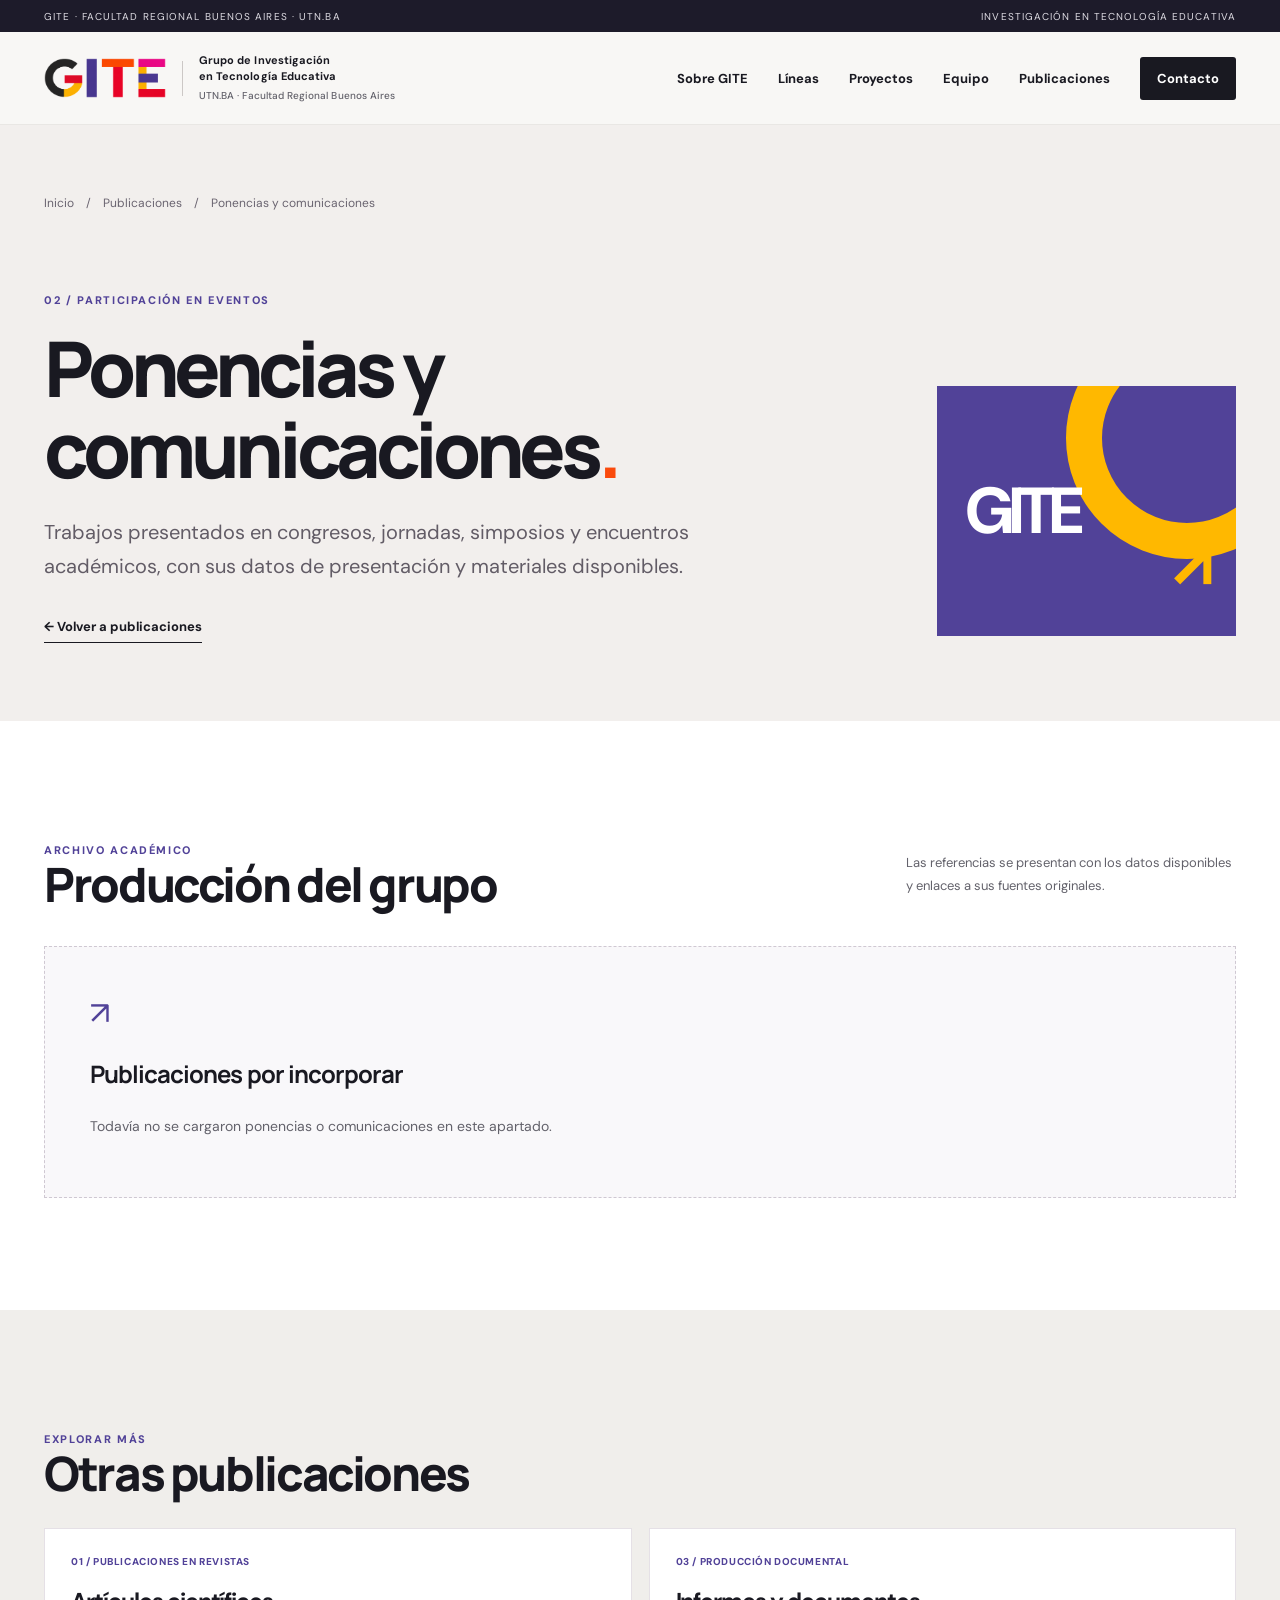
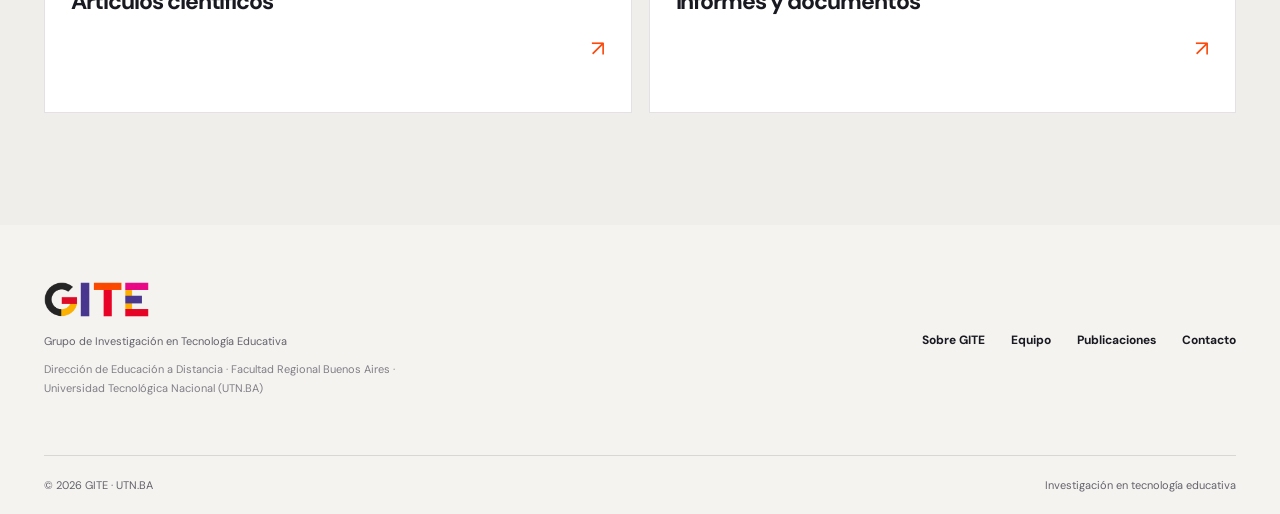
<file: ponencias-comunicaciones.html>
<!doctype html>
<html lang="es-AR">
<head>
<meta charset="utf-8"><meta name="viewport" content="width=device-width, initial-scale=1">
<meta name="theme-color" content="#f8f7f5">
<meta name="description" content="Trabajos presentados en congresos, jornadas, simposios y encuentros académicos, con sus datos de presentación y materiales disponibles.">
<title>Ponencias y comunicaciones | GITE — UTN.BA</title>
<link rel="icon" href="assets/favicon.svg" type="image/svg+xml">
<link rel="stylesheet" href="styles.css">
<script defer src="publicaciones.js"></script>
<script defer src="script.js"></script>
</head>
<body>
<a class="skip" href="#contenido">Saltar al contenido</a>
<div class="topline"><span>GITE · Facultad Regional Buenos Aires · UTN.BA</span><span>Investigación en tecnología educativa</span></div>
<header class="site-header" id="inicio"><div class="container nav-bar">
<a class="brand" href="index.html" aria-label="GITE, volver al inicio"><img src="assets/gite-logo.png" alt="GITE" width="170" height="60"><span class="brand-divider"></span><span class="brand-caption">Grupo de Investigación<br>en Tecnología Educativa<small>UTN.BA · Facultad Regional Buenos Aires</small></span></a>
<button class="menu-toggle" type="button" aria-controls="site-nav" aria-expanded="false" aria-label="Abrir menú"><span></span><span></span><span></span></button>
<nav class="nav" id="site-nav" aria-label="Navegación principal"><a href="index.html#sobre-gite">Sobre GITE</a><a href="index.html#investigacion">Líneas</a><a href="index.html#proyectos">Proyectos</a><a href="index.html#equipo">Equipo</a><a href="index.html#publicaciones" aria-current="page">Publicaciones</a><a class="nav-cta" href="index.html#contacto">Contacto</a></nav>
</div></header>
<main id="contenido">
<section class="pub-hero section-pad"><div class="container">
<div class="pub-breadcrumb"><a href="index.html">Inicio</a><span aria-hidden="true">/</span><a href="index.html#publicaciones">Publicaciones</a><span aria-hidden="true">/</span><span>Ponencias y comunicaciones</span></div>
<div class="pub-hero-layout"><div><div class="section-label">02 / PARTICIPACIÓN EN EVENTOS</div><h1>Ponencias y comunicaciones<span class="pub-accent">.</span></h1><p class="pub-lead">Trabajos presentados en congresos, jornadas, simposios y encuentros académicos, con sus datos de presentación y materiales disponibles.</p><a class="text-link" href="index.html#publicaciones">← Volver a publicaciones</a></div><div class="pub-hero-graphic" aria-hidden="true"><span>GITE</span><span>↗</span></div></div>
</div></section>
<section class="pub-content section-pad" aria-labelledby="pub-results-title"><div class="container">
<div class="pub-content-heading"><div><div class="section-label">ARCHIVO ACADÉMICO</div><h2 id="pub-results-title">Producción del grupo</h2></div><p>Las referencias se presentan con los datos disponibles y enlaces a sus fuentes originales.</p></div>
<div class="pub-record-grid" id="publication-list" data-category="ponencias" data-empty="Todavía no se cargaron ponencias o comunicaciones en este apartado." aria-live="polite"></div>
</div></section>
<section class="pub-other section-pad"><div class="container"><div class="section-label">EXPLORAR MÁS</div><h2>Otras publicaciones</h2><div class="pub-other-grid"><a class="pub-other-card" href="articulos-cientificos.html"><span>01 / PUBLICACIONES EN REVISTAS</span><strong>Artículos científicos</strong><span aria-hidden="true">↗</span></a><a class="pub-other-card" href="informes-documentos.html"><span>03 / PRODUCCIÓN DOCUMENTAL</span><strong>Informes y documentos</strong><span aria-hidden="true">↗</span></a></div></div></section>
</main>
<footer class="footer"><div class="container"><div class="footer-main"><div class="footer-brand"><a href="index.html"><img src="assets/gite-logo.png" alt="GITE" width="105"></a><p>Grupo de Investigación en Tecnología Educativa</p><p class="footer-institution">Dirección de Educación a Distancia · Facultad Regional Buenos Aires · Universidad Tecnológica Nacional (UTN.BA)</p></div><div class="footer-links"><a href="index.html#sobre-gite">Sobre GITE</a><a href="index.html#equipo">Equipo</a><a href="index.html#publicaciones">Publicaciones</a><a href="index.html#contacto">Contacto</a></div></div><div class="footer-bottom"><span>© <span id="year"></span> GITE · UTN.BA</span><span>Investigación en tecnología educativa</span></div></div></footer>
</body></html>
</file>
<file: styles.css>
@import url('https://fonts.googleapis.com/css2?family=DM+Sans:wght@400;500;600;700&family=Manrope:wght@400;500;600;700;800&display=swap');
:root{--ink:#191921;--muted:#63626b;--off:#f8f7f5;--white:#fff;--violet:#514298;--pink:#ec0078;--orange:#fa4a0c;--yellow:#ffb800;--night:#1d1b2a;--border:#dedbd8}*{box-sizing:border-box}html{scroll-behavior:smooth;scroll-padding-top:105px}body{margin:0;color:var(--ink);background:var(--off);font-family:'DM Sans',Arial,sans-serif;-webkit-font-smoothing:antialiased}a{color:inherit;text-decoration:none}button,input,textarea,select{font:inherit}button,a,input,textarea,select{-webkit-tap-highlight-color:transparent}a:focus-visible,button:focus-visible,input:focus-visible,select:focus-visible,textarea:focus-visible{outline:3px solid var(--pink);outline-offset:4px}.container{width:min(1200px,calc(100% - 88px));margin:auto}.section-pad{padding:112px 0}.topline{min-height:32px;display:flex;align-items:center;justify-content:space-between;background:var(--night);color:#dedce3;padding:0 max(44px,calc((100vw - 1200px)/2));font-size:10px;letter-spacing:.11em;text-transform:uppercase}.site-header{position:sticky;top:0;z-index:20;background:rgba(248,247,245,.97);border-bottom:1px solid #e9e7e4;backdrop-filter:blur(16px)}.nav-bar{height:92px;display:flex;align-items:center;justify-content:space-between;gap:20px}.brand{display:flex;align-items:center;gap:16px;flex-shrink:0}.brand img{width:122px;height:auto;display:block}.brand-divider{height:35px;width:1px;background:#ccc8c6}.brand-caption{font-weight:700;font-size:11px;line-height:1.4;letter-spacing:.005em}.nav{display:flex;gap:30px;align-items:center}.nav>a{font-size:13px;font-weight:700;transition:color .2s}.nav>a:hover{color:var(--violet)}.nav .nav-cta{background:var(--ink);color:white;border-radius:3px;padding:13px 17px}.nav .nav-cta:hover{color:white;background:var(--violet)}.menu-toggle{display:none}.skip{position:absolute;left:10px;top:-60px;background:white;z-index:50;padding:12px}.skip:focus{top:10px}.hero{padding-top:85px;padding-bottom:100px}.hero-layout{display:grid;grid-template-columns:1.12fr .88fr;align-items:center;gap:65px}.eyebrow,.section-label{font-size:11px;letter-spacing:.15em;font-weight:800;color:var(--violet)}.eyebrow{display:flex;align-items:center;gap:12px}.eyebrow-line{display:inline-block;height:2px;width:26px;background:var(--orange)}h1,h2,h3,p{margin-top:0}h1,h2,h3{font-family:Manrope,Arial,sans-serif}h1{font-size:clamp(43px,4.7vw,72px);line-height:1.09;letter-spacing:-.065em;font-weight:800;margin:29px 0 27px}h1 em{color:var(--violet);font-style:normal}h2{font-size:clamp(37px,4vw,59px);line-height:1.14;letter-spacing:-.055em;margin:0;font-weight:800}h2 span{color:var(--violet)}.hero-lead{color:#595865;font-size:17px;line-height:1.85;max-width:570px}.hero-actions{display:flex;align-items:center;gap:26px;margin-top:35px;flex-wrap:wrap}.btn{border:0;display:inline-flex;align-items:center;justify-content:space-between;gap:25px;padding:17px 21px;font-weight:700;font-size:13px;cursor:pointer;border-radius:3px;transition:transform .2s,background .2s}.btn:hover{transform:translateY(-2px)}.btn-dark{background:var(--ink);color:white}.btn-dark:hover{background:var(--violet)}.btn-light{background:var(--yellow);color:var(--night)}.btn-light:hover{background:#ffd15b}.text-link{font-weight:700;font-size:13px;border-bottom:1px solid var(--ink);padding-bottom:7px}.text-link span{margin-left:12px}.hero-bottom{margin-top:75px;font-size:11px;color:var(--muted);display:flex;align-items:center;gap:9px}.mini-dot{width:7px;height:7px;border-radius:100%;background:var(--pink)}.hero-visual{min-height:490px;overflow:hidden;position:relative;background:#272337;color:white;border-radius:2px}.visual-grid{position:absolute;inset:0;background-image:linear-gradient(#ffffff12 1px,transparent 1px),linear-gradient(90deg,#ffffff12 1px,transparent 1px);background-size:48px 48px;mask-image:linear-gradient(to bottom,black,transparent)}.visual-title{position:absolute;top:55px;left:48px;z-index:3;font:800 clamp(31px,3vw,44px)/1.16 Manrope;letter-spacing:-.055em}.visual-title span{color:var(--yellow)}.shape{position:absolute}.shape-one{width:295px;height:295px;border:65px solid var(--violet);border-right-color:var(--pink);border-bottom-color:var(--orange);border-radius:50%;right:-64px;bottom:38px;transform:rotate(-25deg)}.shape-two{height:135px;width:135px;background:var(--yellow);left:65px;bottom:77px;transform:rotate(45deg)}.shape-three{height:130px;width:130px;background:var(--orange);left:135px;bottom:40px;mix-blend-mode:multiply;border-radius:50%}.visual-bottom{position:absolute;bottom:22px;left:35px;right:35px;display:flex;justify-content:space-between;font-size:10px;letter-spacing:.1em;color:#d4cfdf}.ticker{background:var(--yellow);padding:24px 0;overflow:hidden}.ticker-inner{width:max-content;min-width:100%;display:flex;justify-content:space-around;align-items:center;gap:34px;padding:0 35px;font:800 13px Manrope;letter-spacing:.035em}.ticker-inner i{font-size:20px;font-style:normal;color:var(--pink)}.section-intro{display:grid;grid-template-columns:1fr 2fr;gap:60px;margin-bottom:57px}.section-intro p{margin:25px 0 0;max-width:660px;line-height:1.9;color:var(--muted);font-size:16px}.section-label{padding-top:10px}.principles{display:grid;grid-template-columns:repeat(3,1fr);gap:20px}.principle{background:white;min-height:300px;padding:33px;border:1px solid #e8e5e2;position:relative}.principle-no{font-size:11px;color:#918f99;position:absolute;right:30px;top:34px}.principle-icon{font:700 36px Manrope;margin:12px 0 35px}.purple{color:var(--violet)}.orange{color:var(--orange)}.pink{color:var(--pink)}.principle h3{font-size:23px;letter-spacing:-.035em;margin-bottom:12px}.principle p{line-height:1.75;color:var(--muted);font-size:14px;margin:0}.research{background:var(--night);color:#fff}.research-top{display:flex;justify-content:space-between;align-items:end;gap:50px;margin-bottom:56px}.research-top h2 em,.contact h2 em{color:var(--yellow);font-style:normal}.research-top p{color:#b8b5c6;max-width:345px;line-height:1.8;margin:0}.section-label.light{color:#e6abff;margin-bottom:22px}.research-item{display:grid;grid-template-columns:75px 1fr 28px;gap:20px;align-items:start;border-top:1px solid #504b60;padding:30px 0}.research-item:last-child{border-bottom:1px solid #504b60}.research-index{color:var(--yellow);font-size:12px;font-weight:700;padding-top:9px}.research-item h3{font-size:25px;letter-spacing:-.035em;margin-bottom:10px}.research-item p{max-width:750px;color:#bbb8c7;line-height:1.75;margin:0;font-size:14px}.research-mark{color:var(--yellow);font-size:22px}.research-note{font-size:12px;line-height:1.7;color:#9e9aac;margin:25px 0 0}.services{display:grid;grid-template-columns:repeat(2,1fr);gap:18px}.service-card{min-height:320px;background:white;border:1px solid #e9e5e3;padding:35px;display:flex;flex-direction:column;transition:transform .2s,border-color .2s}.service-card:hover{transform:translateY(-4px);border-color:var(--violet)}.service-top{display:flex;justify-content:space-between;color:var(--violet);font-size:11px;letter-spacing:.1em;font-weight:800}.service-top span:last-child{font-size:21px}.service-card h3{margin:40px 0 12px;max-width:440px;font-size:27px;line-height:1.25;letter-spacing:-.04em}.service-card p{line-height:1.7;color:var(--muted);font-size:14px;max-width:475px}.tag-list{display:flex;gap:7px;flex-wrap:wrap;margin-top:auto;padding-top:10px}.tag-list span{background:#f2f0ef;padding:8px 10px;font-size:11px;color:#5c5963}.manifesto{background:var(--yellow);padding:75px 0}.manifesto-layout{display:grid;grid-template-columns:180px 1fr;gap:35px;align-items:center}.manifesto-symbol{font-size:150px;line-height:1;color:var(--pink)}.manifesto p{font:600 clamp(26px,3vw,45px)/1.3 Manrope;letter-spacing:-.04em;margin:0;max-width:850px}.manifesto strong{color:var(--violet)}.perspectives{background:white}.insight-grid{display:grid;grid-template-columns:repeat(3,1fr);gap:25px}.insight-card{border-top:1px solid #d9d5d1;padding-top:19px}.insight-category{font-size:11px;font-weight:800;letter-spacing:.07em;color:var(--violet)}.insight-art{height:185px;margin:20px 0 25px;overflow:hidden;display:flex;align-items:center;justify-content:center;position:relative}.insight-art span{font:800 85px/1 Manrope;letter-spacing:-.08em;z-index:2}.art-1{background:#e9e4fb;color:var(--violet)}.art-1:before{content:'';position:absolute;width:160px;height:160px;border:40px solid #ffb800;border-radius:50%;right:-45px;top:-60px}.art-2{background:#ffe2d7;color:var(--orange)}.art-2:before{content:'';position:absolute;width:250px;height:60px;background:var(--pink);transform:rotate(-33deg);right:-50px;bottom:10px}.art-3{background:#eee9f7;color:var(--pink)}.art-3:before{content:'';position:absolute;width:170px;height:170px;border:22px dotted var(--violet);border-radius:50%;left:15px}.insight-card h3{font-size:21px;line-height:1.35;letter-spacing:-.035em;min-height:58px}.insight-card p{color:var(--muted);font-size:14px;line-height:1.7}.editor-note{color:#87818a;font-size:11px;margin:30px 0 0;line-height:1.6}.contact{background:var(--violet);color:white}.contact-layout{display:grid;grid-template-columns:1fr 1fr;gap:75px}.contact h2{font-size:clamp(36px,3.9vw,57px)}.contact-layout>div>p{font-size:16px;line-height:1.85;color:#e1daef;max-width:480px;margin-top:28px}.contact-mini{margin-top:85px;color:#d6caea;font-size:12px}.contact-form{background:#ffffff0d;border:1px solid #ffffff30;padding:34px;display:flex;flex-direction:column;gap:19px}.contact-form label{display:flex;flex-direction:column;gap:9px;font-size:12px;font-weight:700}.form-row{display:grid;grid-template-columns:1fr 1fr;gap:15px}.contact-form input,.contact-form textarea,.contact-form select{background:#fff;color:var(--night);border:0;border-radius:2px;width:100%;padding:14px;font-size:13px;outline-offset:3px}.contact-form input::placeholder,.contact-form textarea::placeholder{color:#807d88}.contact-form textarea{resize:vertical}.contact-form .btn{align-self:start;margin-top:5px}.form-hint{font-size:11px;color:#d6cbea;line-height:1.6;margin:0}.footer{background:#f5f3f0}.footer-main{display:flex;justify-content:space-between;align-items:center;padding:57px 0;border-bottom:1px solid #dad6d2}.footer-brand img{width:105px;height:auto}.footer-brand p{font-size:11px;color:var(--muted);margin:12px 0 0}.footer-links{display:flex;gap:26px;font-size:12px;font-weight:700}.footer-links a:hover,.footer-bottom a:hover{color:var(--violet)}.footer-bottom{display:flex;justify-content:space-between;gap:15px;padding:22px 0;font-size:11px;color:var(--muted)}.reveal{opacity:0;transform:translateY(20px);transition:opacity .65s ease,transform .65s ease}.reveal.visible{opacity:1;transform:none}@media(prefers-reduced-motion:reduce){html{scroll-behavior:auto}.reveal{opacity:1;transform:none;transition:none}.btn,.service-card{transition:none}}@media(max-width:1000px){.container{width:min(100% - 48px,1200px)}.topline{padding-left:24px;padding-right:24px}.nav{gap:16px}.nav>a{font-size:12px}.hero-layout{gap:32px}.hero-visual{min-height:420px}.hero-bottom{margin-top:40px}.section-intro{grid-template-columns:1fr 2fr;gap:20px}.contact-layout{gap:35px}}@media(max-width:760px){.container{width:calc(100% - 36px)}.topline{padding:8px 18px;min-height:29px}.topline span:last-child{display:none}.nav-bar{height:75px}.brand img{width:102px}.brand-caption{font-size:10px}.brand-divider{height:29px}.menu-toggle{display:flex;flex-direction:column;gap:5px;background:transparent;border:0;padding:12px;cursor:pointer}.menu-toggle span{height:2px;width:23px;background:var(--ink)}.nav{display:none;position:absolute;top:75px;left:0;right:0;background:var(--off);border-bottom:1px solid var(--border);flex-direction:column;align-items:stretch;gap:0;padding:12px 18px 24px;box-shadow:0 16px 25px #0000000d}.nav.open{display:flex}.nav a{padding:15px;font-size:14px}.nav .nav-cta{text-align:center;margin-top:12px}.section-pad{padding:70px 0}.hero{padding-top:59px}.hero-layout,.section-intro,.contact-layout{grid-template-columns:1fr}.hero-layout{gap:40px}h1{font-size:clamp(42px,9vw,64px)}.hero-lead{font-size:16px}.hero-visual{min-height:350px}.visual-title{top:36px;left:30px;font-size:34px}.shape-one{width:230px;height:230px;border-width:48px;bottom:24px}.shape-two{width:100px;height:100px;bottom:66px}.shape-three{height:110px;width:110px;left:95px}.hero-bottom{margin-top:37px}.section-intro{gap:20px;margin-bottom:35px}.section-intro p{margin-top:20px}.principles,.insight-grid{grid-template-columns:1fr}.principle{min-height:250px}.research-top{display:block}.research-top p{margin-top:24px}.research-item{grid-template-columns:35px 1fr 19px;gap:12px;padding:25px 0}.research-item h3{font-size:21px}.services{grid-template-columns:1fr}.service-card{min-height:290px}.manifesto{padding:60px 0}.manifesto-layout{grid-template-columns:1fr;gap:4px}.manifesto-symbol{font-size:85px}.insight-grid{gap:35px}.insight-art{height:220px}.insight-card h3{min-height:auto}.contact-mini{margin-top:32px}.footer-main{align-items:start;gap:30px;flex-direction:column}.footer-links{flex-wrap:wrap;gap:16px}.ticker-inner{font-size:11px;gap:19px}.form-row{grid-template-columns:1fr}}@media(max-width:390px){.brand-caption{display:none}.brand-divider{display:none}.hero-actions{align-items:flex-start;flex-direction:column}.hero-visual{min-height:300px}.visual-title{font-size:28px}.contact-form{padding:22px}.footer-bottom{flex-direction:column}}

/* Equipo GITE */
.team{background:#f0eeeb}.team-grid{display:grid;grid-template-columns:repeat(3,minmax(0,1fr));gap:24px;align-items:stretch}.team-card{background:#fff;border:1px solid #e4e0dd;overflow:hidden;display:flex;flex-direction:column;transition:transform .2s,border-color .2s}.team-card:hover{transform:translateY(-4px);border-color:var(--violet)}.team-photo{width:100%;aspect-ratio:5/4;background:#e5e0ed;overflow:hidden}.team-photo img{width:100%;height:100%;object-fit:cover;display:block}.team-card-body{padding:28px;display:flex;flex-direction:column;flex:1}.team-role{font-size:11px;font-weight:800;letter-spacing:.07em;text-transform:uppercase;color:var(--violet);margin-bottom:14px;line-height:1.5}.team-card h3{font-size:25px;letter-spacing:-.045em;line-height:1.2;margin-bottom:14px}.team-bio{color:var(--muted);font-size:14px;line-height:1.75;margin-bottom:24px}.team-areas{margin-top:auto;display:flex;flex-wrap:wrap;gap:7px}.team-areas span{font-size:11px;background:#f2f0f6;color:#514298;padding:7px 9px}.team-links{display:flex;flex-wrap:wrap;gap:18px;padding-top:20px;font-size:12px;font-weight:700}.team-links a{text-decoration:underline;text-underline-offset:4px}.team-links a:hover{color:var(--violet)}.team-footnote{margin:23px 0 0;font-size:12px;color:#726e74;line-height:1.7}.team-footnote code{font-size:12px;color:#514298}@media(max-width:1000px){.team-grid{grid-template-columns:repeat(2,minmax(0,1fr))}}@media(max-width:760px){.team-grid{grid-template-columns:1fr}.team-photo{aspect-ratio:5/3}.team-card-body{padding:24px}}

/* Identidad institucional — UTN.BA */
.brand-caption small{display:block;color:var(--muted);font-size:10px;font-weight:500;margin-top:5px;line-height:1.4}.about-institution{background:#fff;border-bottom:1px solid #e9e5e3}.about-institution .section-intro{margin-bottom:0}.about-institution .section-intro p{margin-top:21px}.about-institution strong{color:var(--ink);font-weight:700}.institution-tags{display:flex;gap:9px;flex-wrap:wrap;margin-top:27px}.institution-tags span{padding:9px 12px;border:1px solid #dad6df;background:#f8f7fb;font-size:11px;color:#514298;font-weight:700}.footer-institution{font-size:12px;line-height:1.7;opacity:.8;max-width:410px}.footer-brand .footer-institution{margin-top:12px}
@media(max-width:1150px){.nav{gap:15px}.brand-caption small{max-width:175px}}
@media(max-width:760px){.brand-caption small{display:none}}

/* Navegación y páginas de publicaciones */
.publication-card-link{display:block;color:inherit;text-decoration:none}.publication-card-link:hover h3,.publication-card-link:focus-visible h3{color:var(--violet)}.publication-card-cta{display:inline-flex;margin-top:12px;font-weight:800;font-size:12px;letter-spacing:.01em;color:var(--violet);text-decoration:underline;text-underline-offset:5px}.publication-card-cta:hover{color:var(--pink)}
.pub-hero{background:#f2efed;padding-top:70px;padding-bottom:85px}.pub-breadcrumb{display:flex;gap:12px;flex-wrap:wrap;align-items:center;font-size:12px;color:#6a6470;margin-bottom:72px}.pub-breadcrumb a:hover{color:var(--violet);text-decoration:underline}.pub-hero-layout{display:grid;grid-template-columns:minmax(0,1.7fr) minmax(210px,0.6fr);gap:45px;align-items:end}.pub-hero h1{font-size:clamp(44px,6vw,83px);line-height:1.06;max-width:810px;letter-spacing:-.065em;margin:20px 0 25px}.pub-accent{color:var(--orange)}.pub-lead{font-size:clamp(16px,1.65vw,20px);line-height:1.7;max-width:700px;color:#625c66;margin-bottom:32px}.pub-hero-graphic{height:250px;display:flex;align-items:center;justify-content:space-between;padding:28px;overflow:hidden;background:var(--violet);color:#fff;font-weight:800;letter-spacing:-.08em;font-size:65px;position:relative}.pub-hero-graphic:before{content:'';position:absolute;border:36px solid var(--yellow);width:170px;height:170px;border-radius:50%;right:-72px;top:-69px}.pub-hero-graphic span{position:relative;z-index:1}.pub-hero-graphic span:last-child{align-self:flex-end;color:var(--yellow)}.pub-content{background:#fff;min-height:360px}.pub-content-heading{display:flex;justify-content:space-between;align-items:end;gap:30px;margin-bottom:35px}.pub-content-heading h2,.pub-other h2{font-size:clamp(32px,3.7vw,48px);letter-spacing:-.05em}.pub-content-heading p{color:var(--muted);font-size:13px;line-height:1.8;max-width:330px}.pub-record-grid{display:grid;grid-template-columns:repeat(2,minmax(0,1fr));gap:20px}.pub-empty{border:1px dashed #cfc8d2;background:#f9f8fa;padding:45px;grid-column:1/-1;min-height:230px}.pub-empty-mark{display:block;font-size:32px;color:var(--violet);margin-bottom:23px}.pub-empty h3{font-size:24px;letter-spacing:-.04em}.pub-empty p{font-size:14px;color:var(--muted);line-height:1.75}.pub-entry{border:1px solid #e6e2e7;padding:34px;display:flex;flex-direction:column;gap:13px}.pub-entry-kicker{color:var(--violet);font-size:11px;font-weight:800;letter-spacing:.09em}.pub-entry h3{font-size:24px;line-height:1.3;letter-spacing:-.04em}.pub-entry-authors{font-weight:700;font-size:13px}.pub-entry-reference{font-size:13px;color:#635d68;line-height:1.7}.pub-entry-summary{font-size:13px;color:var(--muted);line-height:1.8}.pub-entry-link{font-size:12px;font-weight:800;color:var(--violet);margin-top:auto;padding-top:16px;text-decoration:underline;text-underline-offset:4px}.pub-other{background:#f0eeeb}.pub-other-grid{display:grid;grid-template-columns:repeat(2,minmax(0,1fr));gap:17px;margin-top:28px}.pub-other-card{background:#fff;border:1px solid #e5e0e6;min-height:185px;padding:26px;display:flex;flex-direction:column;gap:18px;transition:border-color .2s}.pub-other-card:hover{border-color:var(--violet)}.pub-other-card span:first-child{font-size:10px;color:var(--violet);font-weight:800;letter-spacing:.06em}.pub-other-card strong{font-size:23px;letter-spacing:-.045em}.pub-other-card span:last-child{align-self:flex-end;font-size:22px;color:var(--orange)}
@media(max-width:760px){.pub-hero{padding-top:45px;padding-bottom:60px}.pub-breadcrumb{margin-bottom:36px}.pub-hero-layout{grid-template-columns:1fr}.pub-hero-graphic{height:150px;font-size:50px}.pub-content-heading{display:block}.pub-record-grid,.pub-other-grid{grid-template-columns:1fr}.pub-empty{padding:28px}.pub-entry{padding:25px}}

/* GITE / Motion editorial. Las figuras del hero se mueven de manera independiente.
   Se respetan preferencias de movimiento reducido y el control de pausa manual. */
.hero-visual{isolation:isolate}
.hero-visual .visual-grid{animation:giteGridDrift 32s linear infinite;will-change:background-position}
.hero-visual .shape-one{animation:giteRing 12s linear infinite;transform-origin:center;will-change:transform}
.hero-visual .shape-two{animation:giteDiamond 9s ease-in-out infinite;will-change:transform}
.hero-visual .shape-three{animation:giteCircle 11s ease-in-out infinite;will-change:transform}
.hero-visual .visual-line{display:block;opacity:0;animation:giteTitleIn .85s cubic-bezier(.2,.8,.2,1) forwards}
.hero-visual .visual-line:nth-child(2){animation-delay:.16s}
.hero-visual .visual-line:nth-child(3){animation-delay:.3s}
.hero-visual .visual-line.accent{color:var(--yellow)}
.motion-toggle{position:absolute;bottom:49px;right:24px;z-index:5;background:#161321b3;color:white;border:1px solid #ffffff54;border-radius:30px;padding:7px 11px;font-size:10px;letter-spacing:.02em;cursor:pointer;backdrop-filter:blur(6px);transition:background .2s}
.motion-toggle:hover,.motion-toggle:focus-visible{background:#443a66}
.motion-toggle span{margin-left:5px;font-size:11px}
@keyframes giteRing{from{transform:rotate(-25deg)}to{transform:rotate(335deg)}}
@keyframes giteDiamond{0%,100%{transform:translateY(0) rotate(45deg)}50%{transform:translateY(-17px) rotate(51deg)}}
@keyframes giteCircle{0%,100%{transform:translate(0,0) scale(1)}50%{transform:translate(9px,-12px) scale(1.035)}}
@keyframes giteGridDrift{from{background-position:0 0}to{background-position:48px 48px}}
@keyframes giteTitleIn{from{opacity:0;transform:translateY(16px)}to{opacity:1;transform:translateY(0)}}
.hero-visual.is-paused .visual-grid,.hero-visual.is-paused .shape,.hero-visual.is-paused .visual-line{animation-play-state:paused!important}
@media(max-width:760px){.motion-toggle{bottom:44px;right:16px;font-size:9px}.hero-visual .visual-title{font-size:clamp(26px,5vw,34px)}}
@media(prefers-reduced-motion:reduce){.hero-visual .visual-grid,.hero-visual .shape,.hero-visual .visual-line{animation:none!important;will-change:auto}.hero-visual .visual-line{opacity:1!important}.motion-toggle{display:none}}

/* Equipo GITE: retratos compactos, prioridad al perfil académico. */
.team-card{padding-top:26px}
.team-photo{width:112px;height:112px;aspect-ratio:1/1;margin:0 auto;border-radius:50%;border:3px solid #eee9f5;background:#e5e0ed;flex:none}
.team-photo img{width:100%;height:100%;object-fit:cover;object-position:center 25%;border-radius:50%}
.team-card-body{padding:18px 24px 26px}
.team-card h3{font-size:22px;margin-bottom:12px}
.team-role{margin-bottom:9px}
.team-bio{margin-bottom:18px}
@media(max-width:760px){.team-photo{width:96px;height:96px;aspect-ratio:1/1}.team-card{padding-top:22px}.team-card-body{padding:16px 22px 24px}}
</file>
